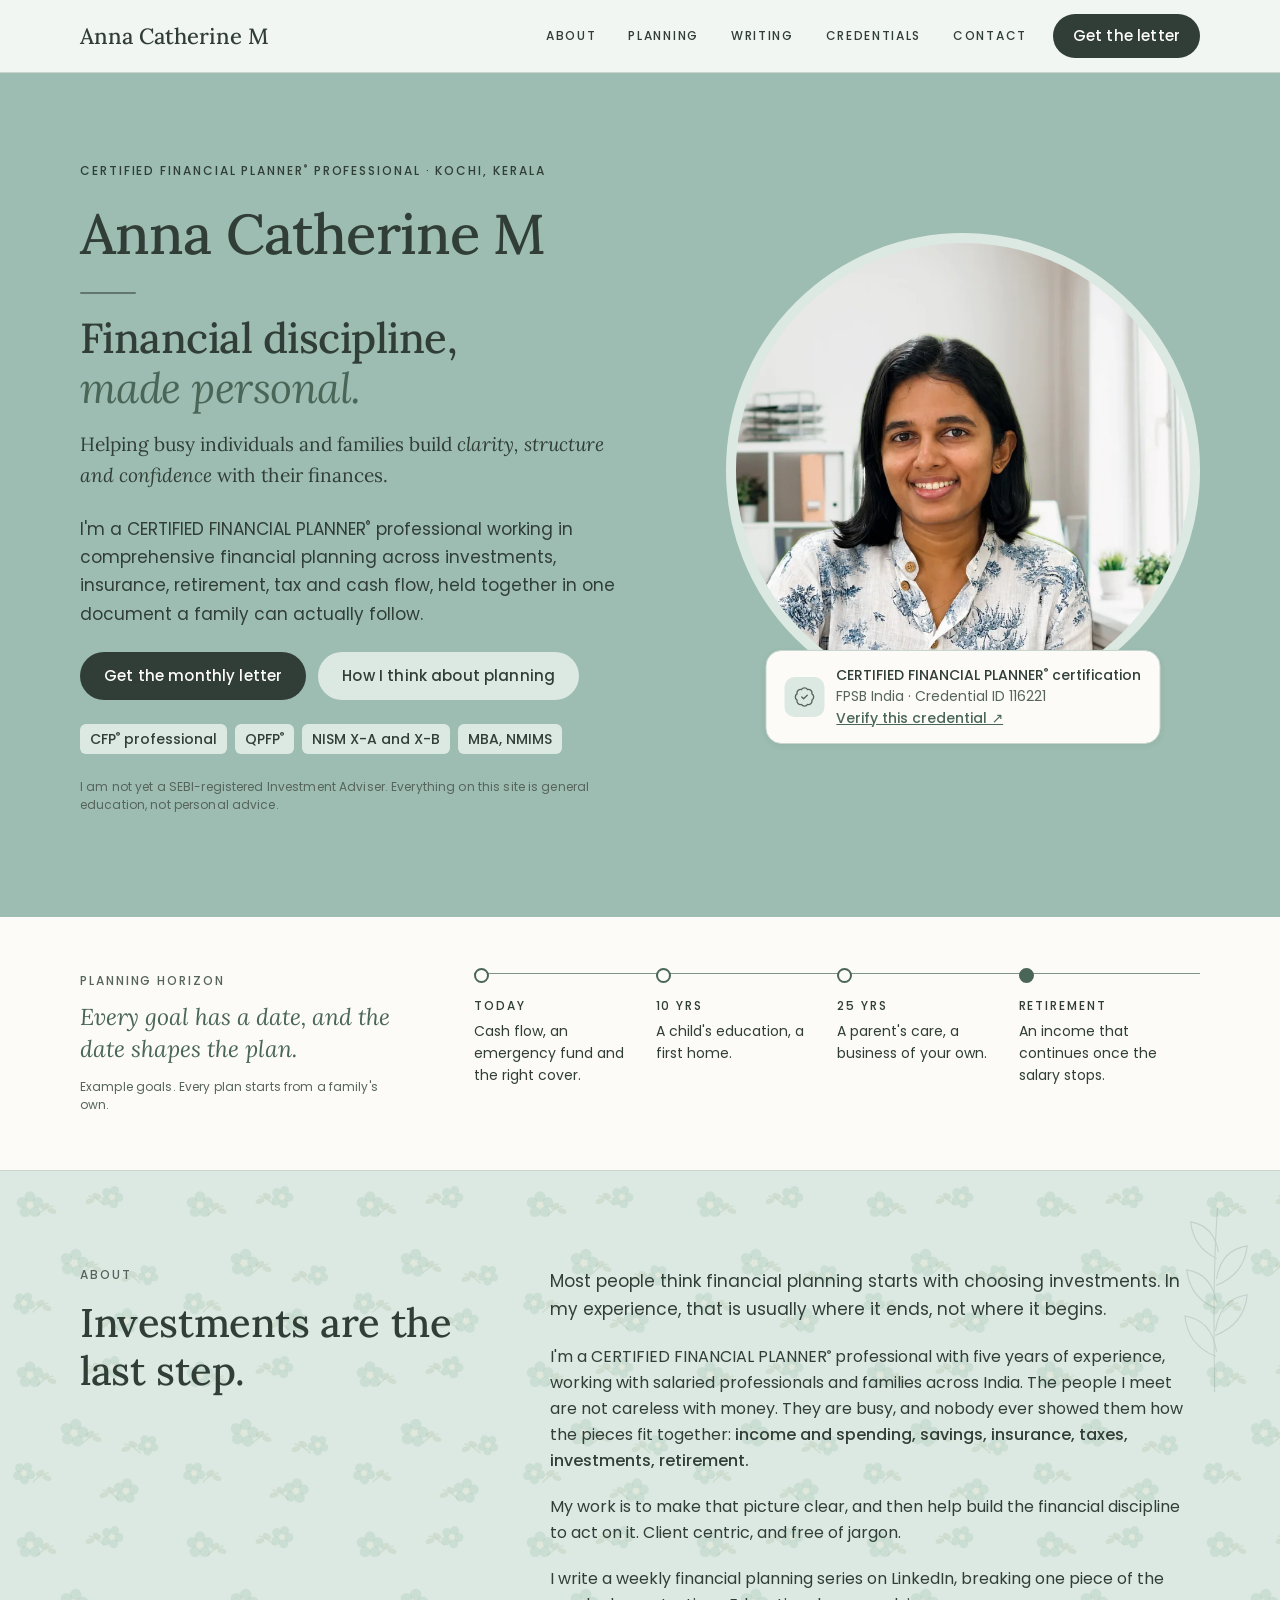
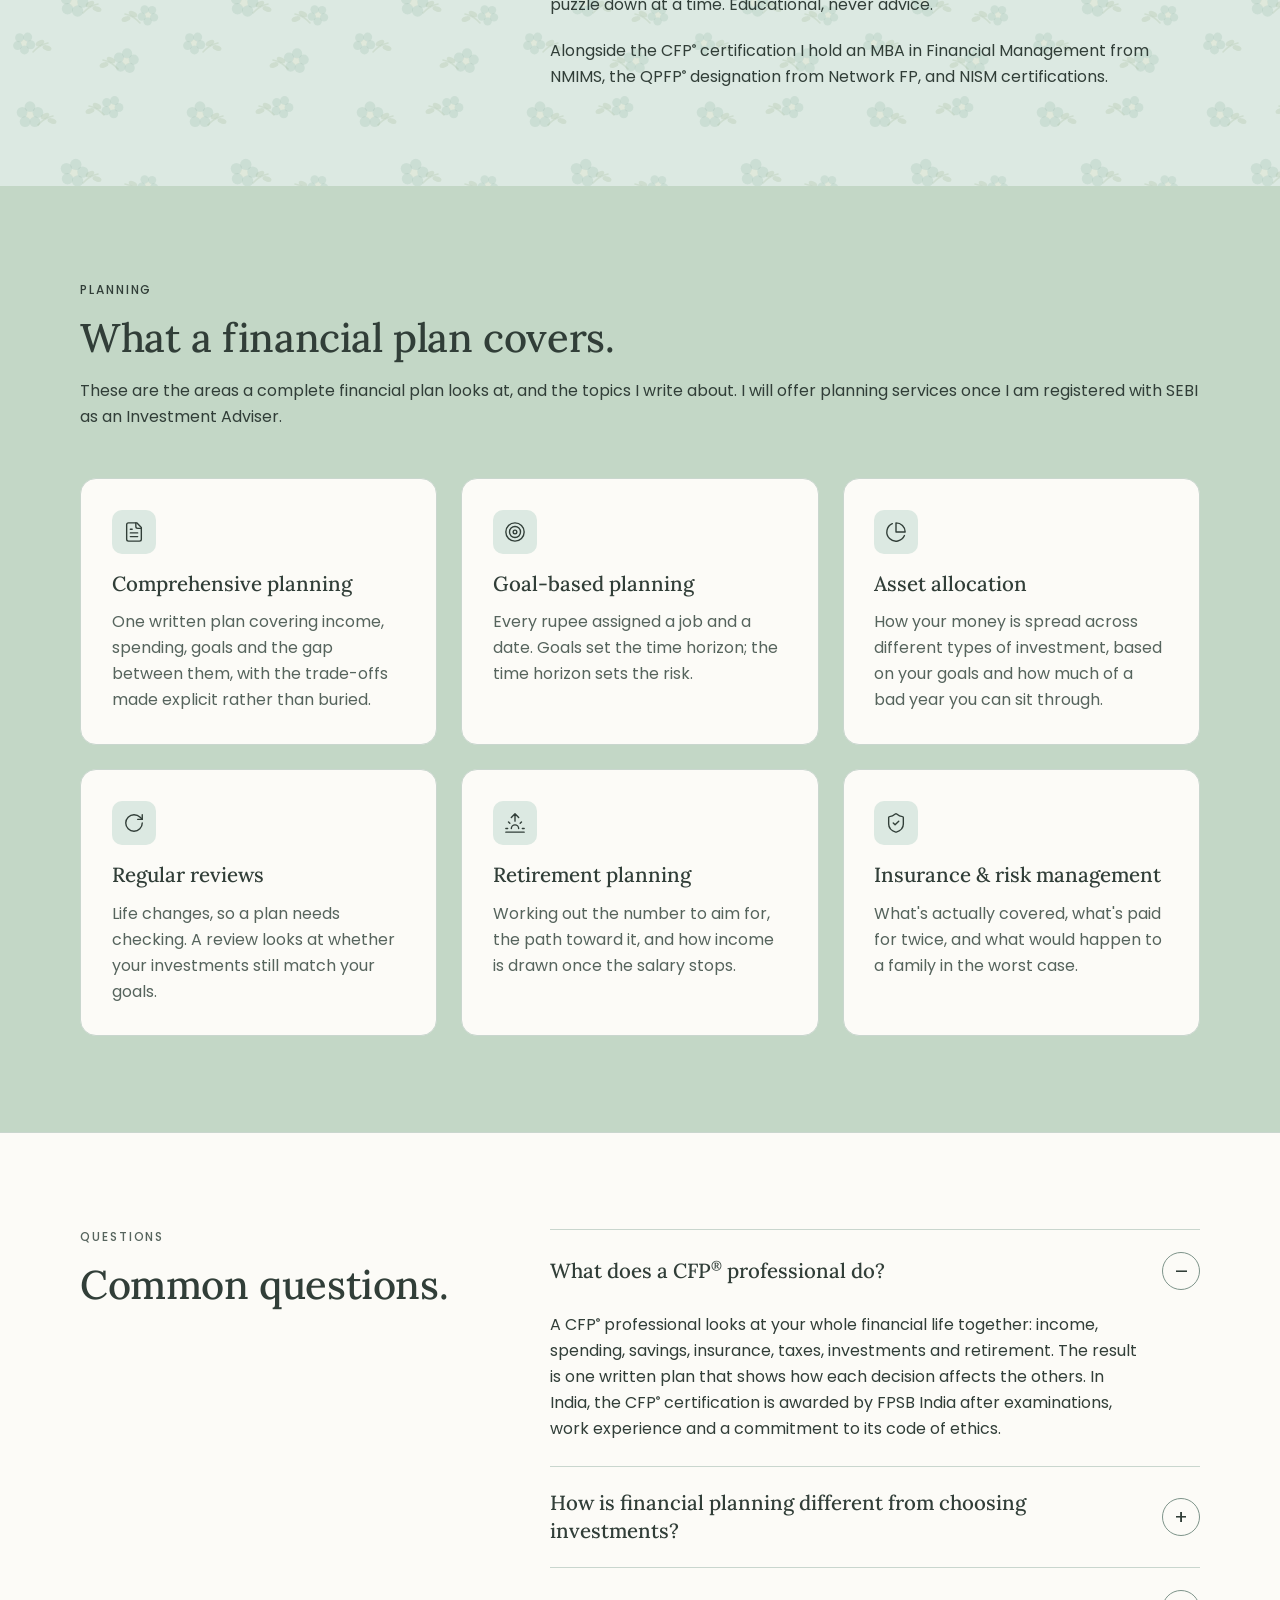
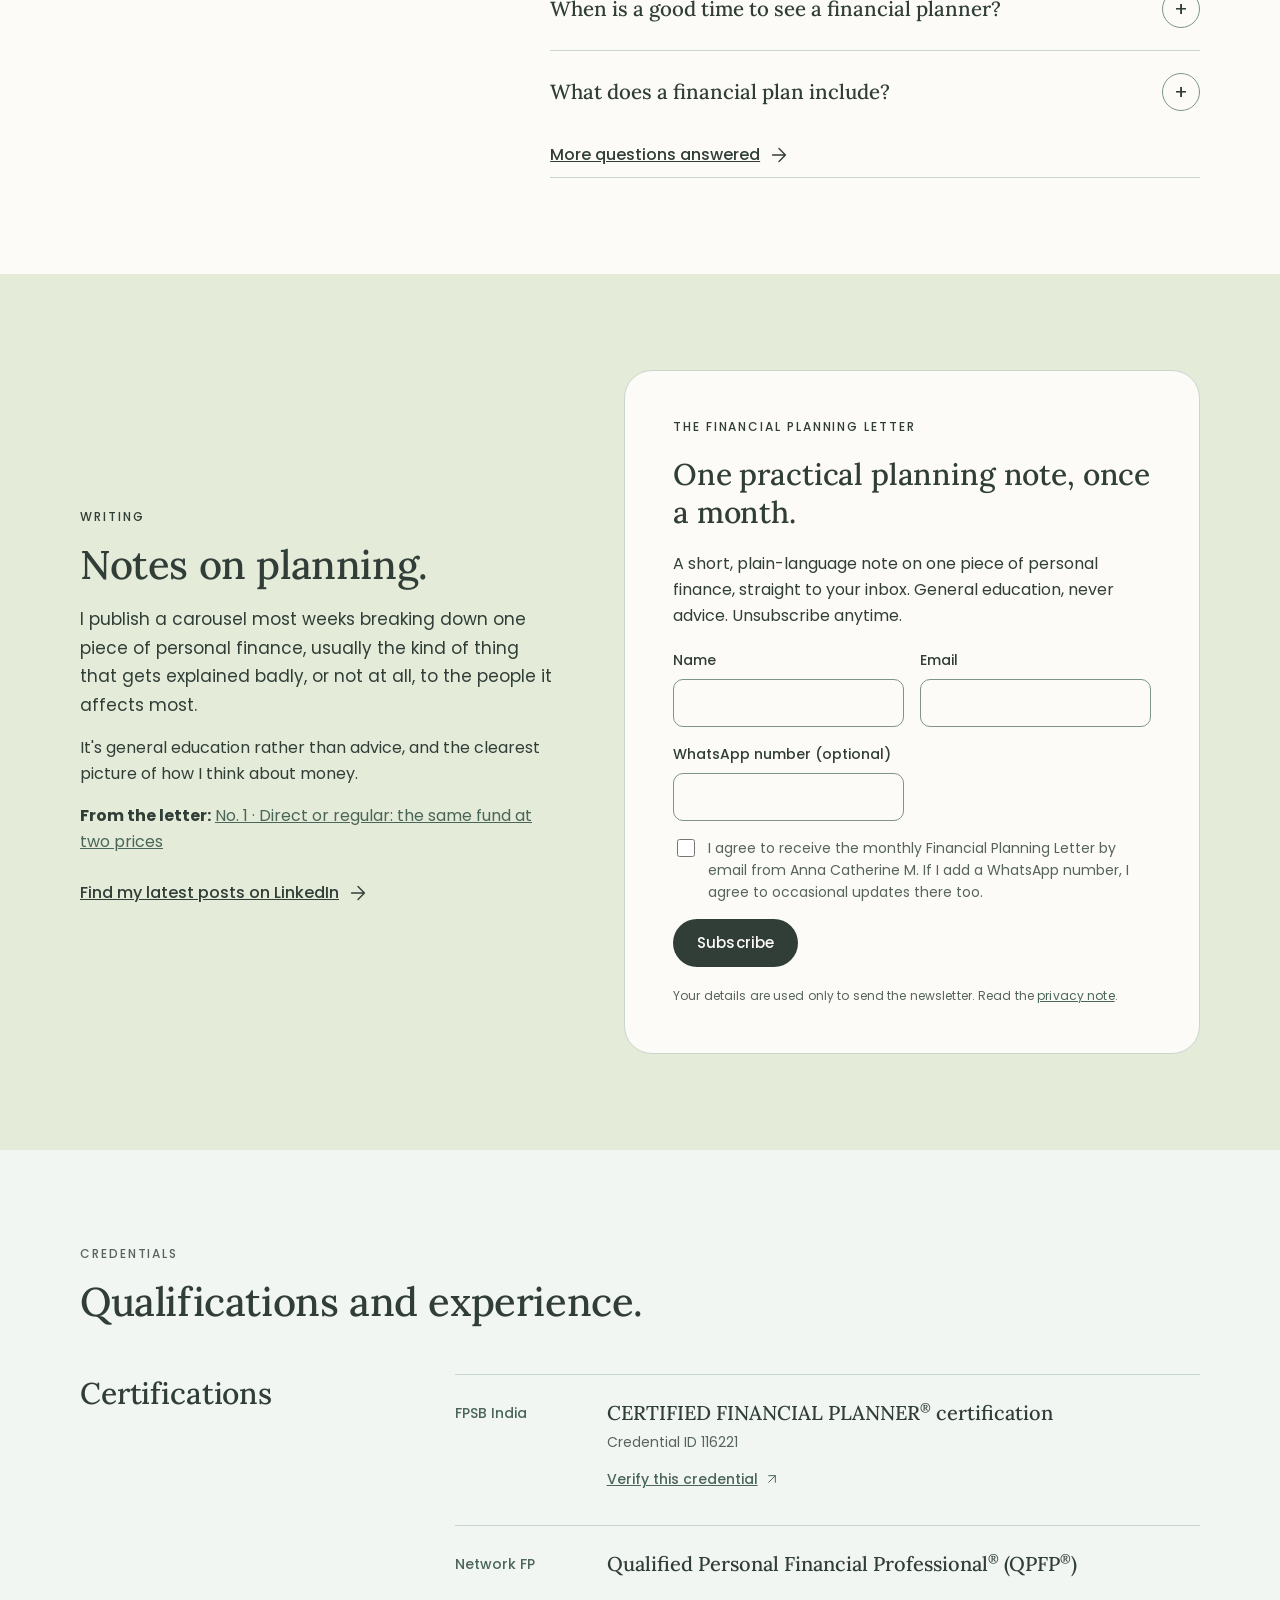
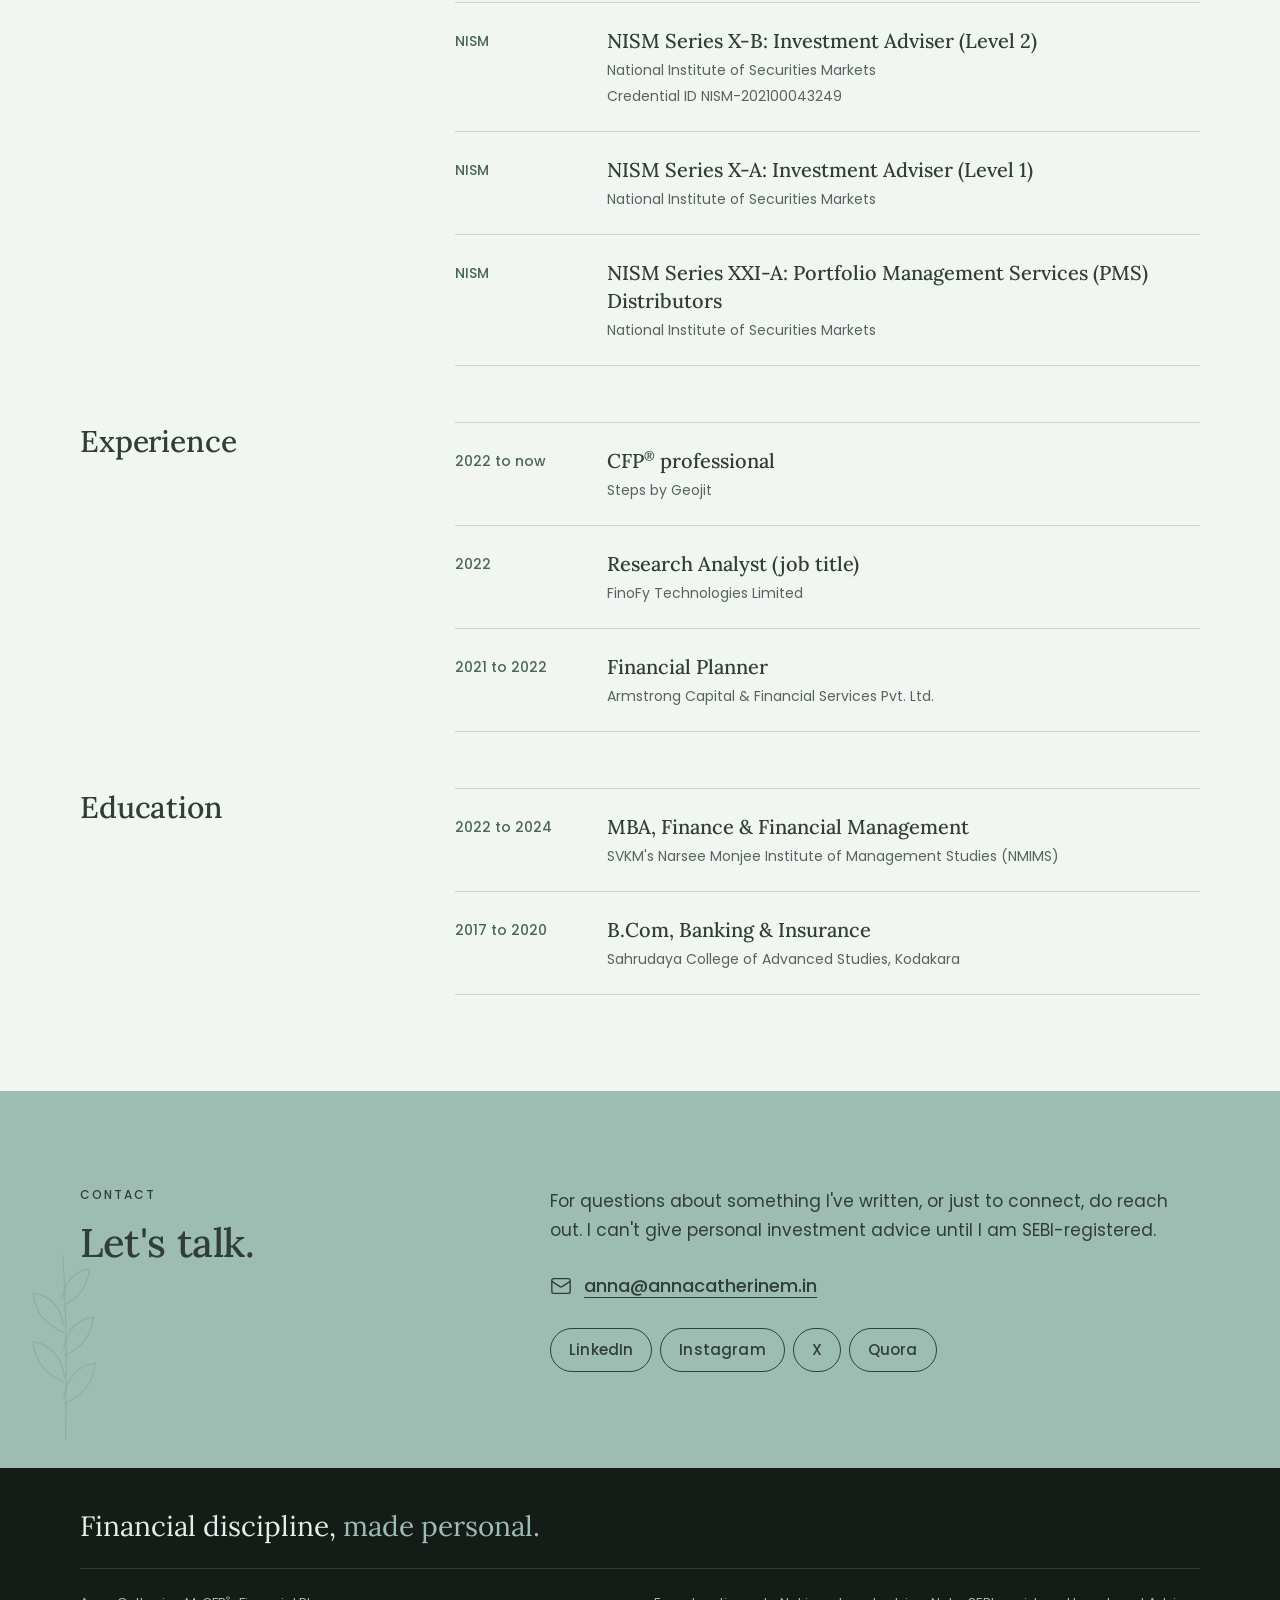
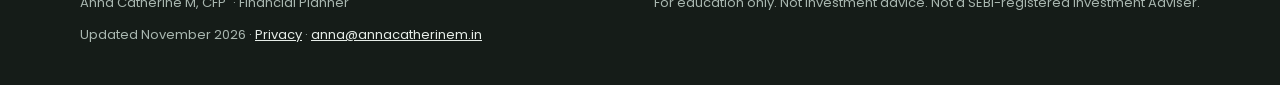
<file: index.html>
<!DOCTYPE html>
<html lang="en-IN">
<head>
<meta charset="utf-8">
<meta name="viewport" content="width=device-width, initial-scale=1">
<meta name="color-scheme" content="light only">
<meta name="theme-color" content="#F2F6F3">
<title>Financial Planner in Kochi, Kerala | Anna Catherine M, CFP&reg;</title>
<meta name="author" content="Anna Catherine M">
<meta name="description" content="Financial discipline, made personal. Anna Catherine M, CFP&reg; professional in Kochi, Kerala, helping families build clarity and structure with their finances.">
<meta name="robots" content="index, follow, max-image-preview:large">
<meta name="geo.region" content="IN-KL">
<meta name="geo.placename" content="Kochi, Kerala">
<meta property="og:locale" content="en_IN">
<meta property="og:title" content="Anna Catherine M, CFP&reg; | Financial Planner in Kochi">
<meta property="og:description" content="Financial discipline, made personal. CFP&reg; professional in Kochi, Kerala, helping busy individuals and families build clarity, structure and confidence with their finances.">
<meta property="og:type" content="profile">
<meta property="og:url" content="https://annacatherinem.in/">
<meta property="og:image" content="https://annacatherinem.in/preview-card.jpg?v=5">
<meta property="og:image:width" content="1200">
<meta property="og:image:height" content="630">
<meta property="og:site_name" content="Anna Catherine M">
<meta name="twitter:card" content="summary_large_image">
<meta name="twitter:title" content="Anna Catherine M, CFP&reg; | Financial Planner in Kochi">
<meta name="twitter:description" content="Financial discipline, made personal. Helping busy individuals and families build clarity, structure and confidence with their finances.">
<meta name="twitter:image" content="https://annacatherinem.in/preview-card.jpg?v=5">
<link rel="canonical" href="https://annacatherinem.in/">
<script type="application/ld+json">
{
  "@context": "https://schema.org",
  "@graph": [
  {
  "@type": "WebSite",
  "@id": "https://annacatherinem.in/#website",
  "url": "https://annacatherinem.in/",
  "name": "Anna Catherine M, CFP® | Financial Planner in Kochi",
  "inLanguage": "en-IN",
  "publisher": { "@id": "https://annacatherinem.in/#person" }
  },
  {
  "@type": "ProfilePage",
  "@id": "https://annacatherinem.in/#profile",
  "url": "https://annacatherinem.in/",
  "name": "Financial Planner in Kochi, Kerala | Anna Catherine M, CFP®",
  "isPartOf": { "@id": "https://annacatherinem.in/#website" },
  "mainEntity": { "@id": "https://annacatherinem.in/#person" },
  "dateModified": "2026-11-28T12:00:00+05:30"
  },
  {
  "@type": "Person",
  "@id": "https://annacatherinem.in/#person",
  "name": "Anna Catherine M",
  "alternateName": "Anna Catherine",
  "url": "https://annacatherinem.in/",
  "image": "https://annacatherinem.in/anna-catherine.jpg",
  "jobTitle": "CERTIFIED FINANCIAL PLANNER® professional",
  "email": "mailto:anna@annacatherinem.in",
  "address": { "@type": "PostalAddress", "addressLocality": "Kochi", "addressRegion": "Kerala", "addressCountry": "IN" },
  "homeLocation": { "@type": "Place", "name": "Kochi, Kerala" },
  "areaServed": [
    { "@type": "City", "name": "Kochi" },
    { "@type": "State", "name": "Kerala" }
  ],
  "disambiguatingDescription": "Financial discipline, made personal.",
  "description": "CFP® professional based in Kochi, Kerala, with five years in goal-based financial planning across retirement, tax efficiency, contingency planning and risk management.",
  "sameAs": [
    "https://www.linkedin.com/in/annacatherinem/",
    "https://x.com/annacatherinem5",
    "https://www.quora.com/profile/Anna-Catherine-M",
    "https://www.instagram.com/annacatherinem.cfp"
  ],
  "knowsAbout": ["Financial planning","Personal finance","Tax planning","Cash flow planning","Goal-based planning","Retirement planning","Asset allocation","Insurance planning","Risk management"],
  "hasCredential": [
    { "@type": "EducationalOccupationalCredential", "name": "CERTIFIED FINANCIAL PLANNER® certification", "credentialCategory": "certification", "recognizedBy": { "@type": "Organization", "name": "FPSB India" } },
    { "@type": "EducationalOccupationalCredential", "name": "NISM Series X-B Investment Adviser (Level 2)", "credentialCategory": "certification", "recognizedBy": { "@type": "Organization", "name": "National Institute of Securities Markets" } },
    { "@type": "EducationalOccupationalCredential", "name": "Qualified Personal Financial Professional", "credentialCategory": "certification", "recognizedBy": { "@type": "Organization", "name": "Network FP" } }
  ],
  "alumniOf": [
    { "@type": "CollegeOrUniversity", "name": "SVKM's Narsee Monjee Institute of Management Studies (NMIMS)" },
    { "@type": "CollegeOrUniversity", "name": "Sahrudaya College of Advanced Studies, Kodakara" }
  ]
  }
  ]
}
</script>

<link rel="preconnect" href="https://fonts.googleapis.com">
<link rel="preconnect" href="https://fonts.gstatic.com" crossorigin>
<link href="https://fonts.googleapis.com/css2?family=Lora:ital,wght@0,400;0,500;1,400&family=Poppins:wght@400;500;600&display=swap" rel="stylesheet">
<link rel="preload" as="image" href="anna-catherine-portrait.webp" type="image/webp">

<style>
:root{
  color-scheme:light only;
  --bg:#F2F6F3;--surface:#FCFBF7;--tint:#DCE9E2;--brand:#9DBDB2;--leaf:#C3D7C6;--pistachio:#E4EBD9;--forest:#151C18;
  --text:#313E38;--muted:#56645D;--accent:#4A6659;--border:#C9D6CE;--border-strong:#7E948A;--hover:#24302A;
  --serif:Lora,Georgia,serif;--sans:Poppins,system-ui,sans-serif;--gutter:clamp(16px,4vw,24px);
}
*{box-sizing:border-box}
html{scroll-behavior:smooth}
body{margin:0;background:var(--bg);color:var(--text);font:400 16px/26px var(--sans);-webkit-font-smoothing:antialiased}
h1,h2,h3,h4{font-family:var(--serif);font-weight:500;margin:0}
p{margin:0}
a{color:var(--accent)}
a:hover{color:var(--text)}
sup{font-size:.6em;line-height:0}
:focus-visible{outline:2px solid var(--accent);outline-offset:2px}
[hidden]{display:none!important}
.skip{position:absolute;left:-999px;top:8px;z-index:100;padding:8px 16px;border-radius:999px;background:var(--surface);color:var(--text)}
.skip:focus{left:16px}
.wrap{max-width:1168px;margin:0 auto;padding-inline:var(--gutter)}
.section{padding-block:clamp(64px,8vw,96px)}
.stack{display:flex;flex-direction:column;gap:16px}
.hero h1 .eyebrow{margin-bottom:24px}
.eyebrow{display:block;font-family:var(--sans);font-size:12px;line-height:16px;font-weight:500;letter-spacing:.16em;text-transform:uppercase;color:var(--muted)}
.sage .eyebrow,.leaf .eyebrow,.pistachio .eyebrow{color:var(--text)}
h2{font-size:clamp(32px,3.2vw,40px);line-height:1.2;letter-spacing:-.01em}
h3{font-size:clamp(20px,1.6vw,22px);line-height:1.36}
.lede{font-size:clamp(17px,1.3vw,18px);line-height:1.67}
.caption{font-size:12px;line-height:18px;letter-spacing:.01em;color:var(--muted)}
.ico{width:22px;height:22px;flex:none;fill:none;stroke:currentColor;stroke-width:1.5;stroke-linecap:round;stroke-linejoin:round}
.chip{width:44px;height:44px;flex:none;border-radius:10px;background:var(--tint);color:var(--text);display:flex;align-items:center;justify-content:center}
.sage{background:var(--brand)}
.leaf{background:var(--leaf)}
.pistachio{background:var(--pistachio)}
.blossoms{background:var(--tint) url(blossoms.svg) 0 0/170px 170px repeat}
.deco{position:relative;overflow:hidden}
.deco > .wrap{position:relative;z-index:1}
.flourish{position:absolute;z-index:0;width:clamp(64px,9vw,120px);opacity:.18;color:var(--accent);fill:none;stroke:currentColor;stroke-width:1.1;stroke-linecap:round;pointer-events:none}
.flourish--tr{top:24px;right:8px}
.flourish--bl{bottom:24px;left:8px;transform:scaleX(-1)}

.btn{display:inline-flex;align-items:center;justify-content:center;gap:8px;min-height:48px;padding:0 24px;border:0;border-radius:999px;font:500 15px/20px var(--sans);letter-spacing:.01em;text-decoration:none;white-space:nowrap;cursor:pointer;transition:background-color .12s ease,color .12s ease,transform .12s ease}
.btn:active{transform:translateY(1px)}
.btn--primary{background:var(--text);color:var(--surface)}
.btn--primary:hover{background:var(--hover);color:var(--surface)}
.btn--secondary{background:var(--tint);color:var(--text)}
.btn--secondary:hover{background:var(--leaf);color:var(--text)}
.btn--outline{min-height:44px;padding:0 18px;border:1px solid var(--text);background:none;color:var(--text)}
.btn--outline:hover{background:var(--text);color:var(--surface)}

.topbar{position:sticky;top:0;z-index:50;background:var(--bg);border-bottom:1px solid var(--border)}
.topbar__in{display:flex;align-items:center;justify-content:space-between;gap:16px;min-height:72px}
.wordmark{font:500 22px/30px var(--serif);color:var(--text);text-decoration:none;white-space:nowrap}
.nav{display:flex;align-items:center;gap:4px}
.nav a:not(.btn){display:inline-flex;align-items:center;min-height:44px;padding:0 14px;border-radius:999px;font-size:12px;line-height:16px;font-weight:500;letter-spacing:.14em;text-transform:uppercase;color:var(--text);text-decoration:none;transition:background-color .12s ease}
.nav a:not(.btn):hover{background:var(--tint)}
.nav .btn{min-height:44px;margin-left:8px;padding:0 20px}
.menu-btn{display:none;width:44px;height:44px;padding:0;border:1px solid var(--border-strong);border-radius:999px;background:var(--surface);color:var(--text);align-items:center;justify-content:center;cursor:pointer}
.menu-btn[aria-expanded="true"] .i-open,.menu-btn[aria-expanded="false"] .i-close{display:none}
.mobile-nav{display:none}
@media (max-width:899px){
  .nav{display:none}
  .menu-btn{display:inline-flex}
  .topbar__in{min-height:64px}
  .wordmark{font-size:20px}
  .mobile-nav.open{display:flex;flex-direction:column;padding:4px var(--gutter) 24px;border-top:1px solid var(--border)}
  .mobile-nav a:not(.btn){display:flex;align-items:center;min-height:52px;border-bottom:1px solid var(--border);font-weight:500;color:var(--text);text-decoration:none}
  .mobile-nav .btn{margin-top:20px}
}

.hero__in{display:grid;grid-template-columns:minmax(0,1.2fr) minmax(0,1fr);align-items:center;gap:clamp(48px,6vw,80px);padding-block:clamp(48px,7vw,96px) clamp(80px,8vw,112px)}
.hero__text{display:flex;flex-direction:column;gap:24px}
.hero h1{font-size:clamp(40px,5vw,56px);line-height:1.1;letter-spacing:-.015em}
.motto{position:relative;margin-top:12px;padding-top:22px;font:500 clamp(30px,3.6vw,42px)/1.18 var(--serif);letter-spacing:-.012em;text-wrap:balance}
.motto::before{content:"";position:absolute;top:0;left:0;width:56px;height:2px;border-radius:2px;background:var(--text);opacity:.55}
.motto em{display:inline-block;font-weight:400;color:var(--accent)}
.tagline{font:400 clamp(18px,1.5vw,20px)/1.6 var(--serif);max-width:44ch}
.hero .lede{max-width:58ch}
.actions{display:flex;flex-wrap:wrap;gap:12px}
.tags{display:flex;flex-wrap:wrap;gap:8px;margin:0;padding:0;list-style:none}
.tags li{padding:4px 10px;border-radius:6px;background:var(--tint);font-size:14px;line-height:22px;font-weight:500}
.portrait{position:relative;justify-self:center;width:min(100%,480px);margin-bottom:36px}
.portrait__disc{aspect-ratio:1;border-radius:50%;overflow:hidden;background:var(--tint);border:10px solid var(--tint)}
.portrait__disc img{display:block;width:100%;height:100%;object-fit:cover;transform:scale(1.03)}
.verify-card{position:absolute;left:50%;bottom:-36px;transform:translateX(-50%);width:max-content;max-width:calc(100vw - 2 * var(--gutter));display:flex;align-items:center;gap:12px;padding:14px 18px;border:1px solid var(--border);border-radius:16px;background:var(--surface);box-shadow:0 2px 6px rgba(49,62,56,.08)}
.verify-card .chip{width:40px;height:40px}
.verify-card div{display:flex;flex-direction:column}
.verify-card strong{font-size:14px;line-height:20px;font-weight:500}
.verify-card span,.verify-card a{font-size:14px;line-height:22px}
.verify-card span{color:var(--muted)}
.verify-card a{font-weight:500}
@media (max-width:899px){.hero__in{grid-template-columns:minmax(0,1fr)}.portrait{width:min(100%,320px)}}

.horizon{background:var(--surface);border-bottom:1px solid var(--border)}
.horizon__in{display:grid;grid-template-columns:minmax(0,1fr) minmax(0,2.2fr);gap:40px 64px;padding-block:56px}
.horizon__lead{display:flex;flex-direction:column;gap:12px}
.horizon__lead p:first-of-type{font:italic 400 clamp(20px,1.8vw,24px)/1.42 var(--serif);color:var(--accent)}
.stops{display:grid;grid-template-columns:repeat(auto-fit,minmax(min(100%,150px),1fr));gap:32px 0;margin:0;padding:0;list-style:none}
.stops li{position:relative;display:flex;flex-direction:column;gap:6px;padding:24px 24px 0 0;border-top:1px solid var(--border-strong)}
.stops li::before{content:"";position:absolute;top:-6px;left:0;width:11px;height:11px;border-radius:50%;border:2px solid var(--accent);background:var(--surface)}
.stops li:last-child::before{background:var(--accent)}
.stops b{font-size:12px;line-height:16px;font-weight:500;letter-spacing:.16em;text-transform:uppercase}
.stops span{font-size:14px;line-height:22px}
@media (max-width:899px){.horizon__in{grid-template-columns:minmax(0,1fr)}}

.split{display:grid;grid-template-columns:minmax(0,1fr) minmax(0,1.6fr);gap:32px 64px;align-items:start}
.prose{max-width:66ch;display:flex;flex-direction:column;gap:20px}
.prose strong{font-weight:500}
.text-link{align-self:flex-start;display:inline-flex;align-items:center;gap:8px;min-height:44px;font-weight:500;color:var(--text)}
@media (max-width:899px){.split{grid-template-columns:minmax(0,1fr)}}

.cards{display:grid;grid-template-columns:repeat(auto-fit,minmax(min(100%,300px),1fr));gap:24px;margin-top:48px}
.card{display:flex;flex-direction:column;gap:12px;padding:clamp(24px,2.4vw,32px);border:1px solid var(--border);border-radius:16px;background:var(--surface);transition:box-shadow .2s ease}
.card:hover{box-shadow:0 6px 18px rgba(49,62,56,.08)}
.card h3{margin-top:4px}
.card p{color:var(--muted)}
.js .anim .cards > *{opacity:0;transform:translateY(8px);transition:opacity .32s ease,transform .32s ease,box-shadow .2s ease}
.js .anim.reveal .cards > *{opacity:1;transform:none}
.cards > :nth-child(2){transition-delay:.06s}.cards > :nth-child(3){transition-delay:.12s}.cards > :nth-child(4){transition-delay:.18s}.cards > :nth-child(5){transition-delay:.24s}.cards > :nth-child(6){transition-delay:.3s}

.faq{background:var(--surface);border-top:1px solid var(--border)}
.faq__list{border-bottom:1px solid var(--border)}
.faq details{border-top:1px solid var(--border)}
.faq summary{display:flex;align-items:center;justify-content:space-between;gap:24px;padding:22px 0;list-style:none;cursor:pointer;font:500 clamp(20px,1.6vw,22px)/1.36 var(--serif)}
.faq summary::-webkit-details-marker{display:none}
.faq summary::after{content:"+";flex:none;width:36px;height:36px;border:1px solid var(--border-strong);border-radius:50%;display:flex;align-items:center;justify-content:center;font:400 20px/1 var(--sans);transition:background-color .12s ease}
.faq details[open] summary::after{content:"\2013"}
.faq summary:hover::after{background:var(--tint)}
.faq details p{max-width:66ch;padding:0 60px 24px 0}
@media (max-width:599px){.faq details p{padding-right:0}}

.writing__in{display:grid;grid-template-columns:minmax(0,1fr) minmax(0,1.2fr);gap:48px 64px;align-items:center}
.letter{display:flex;flex-direction:column;gap:20px;padding:clamp(24px,4vw,48px);border:1px solid var(--border);border-radius:28px;background:var(--surface)}
.letter__head{display:flex;flex-wrap:wrap;align-items:center;justify-content:space-between;gap:12px}
.letter h3{font-size:clamp(26px,2.4vw,30px);line-height:1.27;letter-spacing:-.005em}
.letter__form{display:grid;grid-template-columns:repeat(auto-fit,minmax(min(100%,13rem),1fr));gap:16px}
.letter__form label{display:flex;flex-direction:column;gap:8px;font-size:14px;line-height:22px;font-weight:500}
.letter__form input[type=text],.letter__form input[type=email],.letter__form input[type=tel]{width:100%;min-height:48px;padding:0 16px;border:1px solid var(--border-strong);border-radius:10px;background:var(--surface);color:var(--text);font:400 16px var(--sans)}
.letter__form .consent{grid-column:1/-1;flex-direction:row;align-items:flex-start;gap:10px;font-weight:400;color:var(--muted)}
.consent input{flex:none;width:18px;height:18px;margin-top:2px;accent-color:var(--text)}
.letter__form .btn{grid-column:1/-1;justify-self:start}
.letter__msg{padding:12px 16px;border-radius:10px;background:#E1EFE6;color:#2F6A4E;font-size:14px;line-height:22px;font-weight:500}
.letter__msg--soon{background:var(--tint);color:var(--text)}
.tag{padding:2px 8px;border-radius:6px;background:var(--tint);font-size:12px;line-height:18px;font-weight:500}
@media (max-width:899px){.writing__in{grid-template-columns:minmax(0,1fr)}}

.groups{display:flex;flex-direction:column;gap:56px;margin-top:48px}
.group{display:grid;grid-template-columns:minmax(0,1fr) minmax(0,2.4fr);gap:16px 64px}
.group h3{font-size:clamp(26px,2.4vw,30px);line-height:1.27;letter-spacing:-.005em}
.ledger{margin:0;padding:0;list-style:none;border-bottom:1px solid var(--border)}
.ledger li{display:grid;grid-template-columns:120px minmax(0,1fr);gap:4px 32px;padding:24px 0;border-top:1px solid var(--border)}
.ledger .when{font-size:14px;line-height:28px;font-weight:500;color:var(--accent);font-variant-numeric:tabular-nums}
.ledger li > div{display:flex;flex-direction:column;gap:4px}
.ledger h4{font-size:20px;line-height:28px}
.ledger p{font-size:14px;line-height:22px;color:var(--muted)}
.ledger .id{font-size:14px;line-height:22px}
.verify{align-self:flex-start;display:inline-flex;align-items:center;gap:6px;min-height:44px;font-size:14px;font-weight:500}
@media (max-width:899px){.group{grid-template-columns:minmax(0,1fr)}}
@media (max-width:599px){.ledger li{grid-template-columns:minmax(0,1fr)}}

.contact-email{align-self:flex-start;display:inline-flex;align-items:center;gap:12px;min-height:44px;font-size:clamp(17px,1.4vw,20px);font-weight:500;color:var(--text);text-decoration:underline;text-decoration-thickness:1px;text-underline-offset:5px;overflow-wrap:anywhere}
.contact-email:hover{color:var(--hover)}
.links{display:flex;flex-wrap:wrap;gap:8px;margin:0;padding:0;list-style:none}

footer{background:var(--forest);color:#A9B7B0}
footer .wrap{display:flex;flex-wrap:wrap;justify-content:space-between;gap:12px;padding-block:40px;font-size:13px;line-height:20px}
footer .motto-sign{flex-basis:100%;margin:0 0 12px;padding-bottom:24px;border-bottom:1px solid rgba(157,189,178,.22);font:400 clamp(22px,2.4vw,28px)/1.3 var(--serif);color:#E6EDE8}
footer .motto-sign em{font-style:normal;color:var(--brand)}
footer a{color:#E6EDE8}
footer a:hover{color:var(--surface)}
footer :focus-visible{outline-color:#B8CFC8}

.js .anim .wrap > *,.js .anim .stack > *{opacity:0;transform:translateY(8px);transition:opacity .32s ease,transform .32s ease}
.js .anim.reveal .wrap > *,.js .anim.reveal .stack > *{opacity:1;transform:none}
.js .anim .wrap > :nth-child(2),.js .anim .stack > :nth-child(2){transition-delay:.08s}
.js .anim .wrap > :nth-child(3),.js .anim .stack > :nth-child(3){transition-delay:.16s}
.js .anim .stack > :nth-child(n+4){transition-delay:.24s}
@keyframes rise{from{opacity:0;transform:translateY(8px)}}
.hero__text > *,.portrait{animation:rise .32s ease both}
.hero__text > :nth-child(2){animation-delay:.08s}
.hero__text > :nth-child(3){animation-delay:.16s}
.hero__text > :nth-child(n+4){animation-delay:.24s}
.portrait{animation-delay:.2s}
@media (prefers-reduced-motion:reduce){html{scroll-behavior:auto}.js .anim .wrap > *,.js .anim .stack > *,.js .anim .cards > *{opacity:1;transform:none;transition:none}.hero__text > *,.portrait{animation:none}*{transition:none!important}}
</style>
</head>
<body>
<script>document.body.classList.add('js')</script>
<a class="skip" href="#about">Skip to content</a>

<header class="topbar">
  <div class="wrap topbar__in">
    <a class="wordmark" href="#top">Anna Catherine M</a>
    <nav class="nav" aria-label="Main">
      <a href="#about">About</a>
      <a href="#practice">Planning</a>
      <a href="#writing">Writing</a>
      <a href="#credentials">Credentials</a>
      <a href="#contact">Contact</a>
      <a class="btn btn--primary" href="#newsletter">Get the letter</a>
    </nav>
    <button class="menu-btn" type="button" aria-expanded="false" aria-controls="mobile-nav" aria-label="Menu">
      <svg class="ico i-open" viewBox="0 0 24 24" aria-hidden="true"><path d="M4 6h16M4 12h16M4 18h16"/></svg>
      <svg class="ico i-close" viewBox="0 0 24 24" aria-hidden="true"><path d="M18 6 6 18M6 6l12 12"/></svg>
    </button>
  </div>
  <nav class="mobile-nav" id="mobile-nav" aria-label="Mobile">
    <a href="#about">About</a>
    <a href="#practice">Planning</a>
    <a href="#writing">Writing</a>
    <a href="#credentials">Credentials</a>
    <a href="#contact">Contact</a>
    <a class="btn btn--primary" href="#newsletter">Get the letter</a>
  </nav>
</header>

<main id="top">

  <section class="sage hero">
    <div class="wrap hero__in">
      <div class="hero__text">
        <div class="stack">
          <h1><span class="eyebrow">CERTIFIED FINANCIAL PLANNER<sup>&reg;</sup> professional &middot; Kochi, Kerala</span> Anna Catherine M</h1>
          <p class="motto">Financial discipline, <em>made personal.</em></p>
          <p class="tagline">Helping busy individuals and families build <em>clarity, structure and confidence</em> with their finances.</p>
        </div>
        <p class="lede">I'm a CERTIFIED FINANCIAL PLANNER<sup>&reg;</sup> professional working in comprehensive financial planning across investments, insurance, retirement, tax and cash flow, held together in one document a family can actually follow.</p>
        <div class="actions">
          <a class="btn btn--primary" href="#newsletter">Get the monthly letter</a>
          <a class="btn btn--secondary" href="#about">How I think about planning</a>
        </div>
        <ul class="tags" aria-label="Qualifications">
          <li>CFP<sup>&reg;</sup> professional</li>
          <li>QPFP<sup>&reg;</sup></li>
          <li>NISM X-A and X-B</li>
          <li>MBA, NMIMS</li>
        </ul>
        <p class="caption">I am not yet a SEBI-registered Investment Adviser. Everything on this site is general education, not personal advice.</p>
      </div>
      <div class="portrait">
        <div class="portrait__disc">
          <picture>
            <source srcset="anna-catherine-portrait.webp" type="image/webp">
            <img src="anna-catherine-portrait.jpg" alt="Anna Catherine M, CFP&reg; professional in Kochi, Kerala" width="800" height="800" fetchpriority="high" decoding="async">
          </picture>
        </div>
        <div class="verify-card">
          <span class="chip"><svg class="ico" viewBox="0 0 24 24" aria-hidden="true"><path d="M3.85 8.62a4 4 0 0 1 4.78-4.77 4 4 0 0 1 6.74 0 4 4 0 0 1 4.78 4.78 4 4 0 0 1 0 6.74 4 4 0 0 1-4.77 4.78 4 4 0 0 1-6.75 0 4 4 0 0 1-4.78-4.77 4 4 0 0 1 0-6.76Z"/><path d="m9 12 2 2 4-4"/></svg></span>
          <div>
            <strong>CERTIFIED FINANCIAL PLANNER<sup>&reg;</sup> certification</strong>
            <span>FPSB India &middot; Credential ID 116221</span>
            <a href="https://certificatesin.fpsb.org/f77ab8f1-3e41-46aa-9da3-a28ff362c9df" target="_blank" rel="noopener">Verify this credential &#8599;</a>
          </div>
        </div>
      </div>
    </div>
  </section>

  <section class="horizon" aria-labelledby="horizon-title">
    <div class="wrap horizon__in">
      <div class="horizon__lead">
        <span class="eyebrow" id="horizon-title">Planning horizon</span>
        <p>Every goal has a date, and the date shapes the plan.</p>
        <p class="caption">Example goals. Every plan starts from a family's own.</p>
      </div>
      <ol class="stops">
        <li><b>Today</b><span>Cash flow, an emergency fund and the right cover.</span></li>
        <li><b>10 yrs</b><span>A child's education, a first home.</span></li>
        <li><b>25 yrs</b><span>A parent's care, a business of your own.</span></li>
        <li><b>Retirement</b><span>An income that continues once the salary stops.</span></li>
      </ol>
    </div>
  </section>

  <section class="section blossoms deco anim" id="about">
    <svg class="flourish flourish--tr" viewBox="0 0 120 210" aria-hidden="true"><path d="M60 205C60 160 57 96 63 14"/><path d="M61 168C41 160 31 145 29 126c20 3 30 17 33 37"/><path d="M61 146c21-8 31-23 33-42-20 3-30 17-33 37"/><path d="M61 118C42 110 33 96 31 78c19 3 28 16 31 34"/><path d="M62 94c20-8 30-22 32-41-19 3-29 16-32 34"/><path d="M62 66C45 58 37 45 35 28c18 3 26 15 29 31"/></svg>
    <div class="wrap split">
      <div class="stack">
        <span class="eyebrow">About</span>
        <h2>Investments are the last step.</h2>
      </div>
      <div class="prose">
        <p class="lede">Most people think financial planning starts with choosing investments. In my experience, that is usually where it ends, not where it begins.</p>
        <p>I'm a CERTIFIED FINANCIAL PLANNER<sup>&reg;</sup> professional with five years of experience, working with salaried professionals and families across India. The people I meet are not careless with money. They are busy, and nobody ever showed them how the pieces fit together: <strong>income and spending, savings, insurance, taxes, investments, retirement.</strong></p>
        <p>My work is to make that picture clear, and then help build the financial discipline to act on it. Client centric, and free of jargon.</p>
        <p>I write a weekly financial planning series on LinkedIn, breaking one piece of the puzzle down at a time. Educational, never advice.</p>
        <p>Alongside the CFP<sup>&reg;</sup> certification I hold an MBA in Financial Management from NMIMS, the QPFP<sup>&reg;</sup> designation from Network FP, and NISM certifications.</p>
      </div>
    </div>
  </section>

  <section class="section leaf anim" id="practice">
    <div class="wrap">
      <div class="stack">
        <span class="eyebrow">Planning</span>
        <h2>What a financial plan covers.</h2>
        <p>These are the areas a complete financial plan looks at, and the topics I write about. I will offer planning services once I am registered with SEBI as an Investment Adviser.</p>
      </div>
      <div class="cards">
        <div class="card">
          <span class="chip"><svg class="ico" viewBox="0 0 24 24" aria-hidden="true"><path d="M15 2H6a2 2 0 0 0-2 2v16a2 2 0 0 0 2 2h12a2 2 0 0 0 2-2V7Z"/><path d="M14 2v4a2 2 0 0 0 2 2h4M10 9H8M16 13H8M16 17H8"/></svg></span>
          <h3>Comprehensive planning</h3>
          <p>One written plan covering income, spending, goals and the gap between them, with the trade-offs made explicit rather than buried.</p>
        </div>
        <div class="card">
          <span class="chip"><svg class="ico" viewBox="0 0 24 24" aria-hidden="true"><circle cx="12" cy="12" r="10"/><circle cx="12" cy="12" r="6"/><circle cx="12" cy="12" r="2"/></svg></span>
          <h3>Goal-based planning</h3>
          <p>Every rupee assigned a job and a date. Goals set the time horizon; the time horizon sets the risk.</p>
        </div>
        <div class="card">
          <span class="chip"><svg class="ico" viewBox="0 0 24 24" aria-hidden="true"><path d="M21.21 15.89A10 10 0 1 1 8 2.83"/><path d="M22 12A10 10 0 0 0 12 2v10z"/></svg></span>
          <h3>Asset allocation</h3>
          <p>How your money is spread across different types of investment, based on your goals and how much of a bad year you can sit through.</p>
        </div>
        <div class="card">
          <span class="chip"><svg class="ico" viewBox="0 0 24 24" aria-hidden="true"><path d="M21 12a9 9 0 1 1-9-9c2.52 0 4.93 1 6.74 2.74L21 8"/><path d="M21 3v5h-5"/></svg></span>
          <h3>Regular reviews</h3>
          <p>Life changes, so a plan needs checking. A review looks at whether your investments still match your goals.</p>
        </div>
        <div class="card">
          <span class="chip"><svg class="ico" viewBox="0 0 24 24" aria-hidden="true"><path d="M12 2v8M4.93 10.93l1.41 1.41M2 18h2M20 18h2M19.07 10.93l-1.41 1.41M22 22H2M8 6l4-4 4 4M16 18a4 4 0 0 0-8 0"/></svg></span>
          <h3>Retirement planning</h3>
          <p>Working out the number to aim for, the path toward it, and how income is drawn once the salary stops.</p>
        </div>
        <div class="card">
          <span class="chip"><svg class="ico" viewBox="0 0 24 24" aria-hidden="true"><path d="M20 13c0 5-3.5 7.5-7.66 8.95a1 1 0 0 1-.67-.01C7.5 20.5 4 18 4 13V6a1 1 0 0 1 1-1c2 0 4.5-1.2 6.24-2.72a1.17 1.17 0 0 1 1.52 0C14.51 3.81 17 5 19 5a1 1 0 0 1 1 1z"/><path d="m9 12 2 2 4-4"/></svg></span>
          <h3>Insurance &amp; risk management</h3>
          <p>What's actually covered, what's paid for twice, and what would happen to a family in the worst case.</p>
        </div>
      </div>
    </div>
  </section>

  <section class="section faq anim" id="faq">
    <div class="wrap split">
      <div class="stack">
        <span class="eyebrow">Questions</span>
        <h2>Common questions.</h2>
      </div>
      <div class="faq__list">
        <details open>
          <summary><span>What does a CFP<sup>&reg;</sup> professional do?</span></summary>
          <p>A CFP<sup>&reg;</sup> professional looks at your whole financial life together: income, spending, savings, insurance, taxes, investments and retirement. The result is one written plan that shows how each decision affects the others. In India, the CFP<sup>&reg;</sup> certification is awarded by FPSB India after examinations, work experience and a commitment to its code of ethics.</p>
        </details>
        <details>
          <summary>How is financial planning different from choosing investments?</summary>
          <p>Financial planning starts from your goals and cash flow, and products come last, if at all. A plan also covers insurance, tax and retirement, so you can see how one decision affects the others.</p>
        </details>
        <details>
          <summary>When is a good time to see a financial planner?</summary>
          <p>Usually around a change: a first job, marriage, a child, a home loan, a job switch, an inheritance, or retirement coming into view. Many families also plan around income from abroad, which adds its own questions about tax, insurance and where money should be kept.</p>
        </details>
        <details>
          <summary>What does a financial plan include?</summary>
          <p>A cash flow picture, an emergency fund, life and health insurance needs, each goal with its cost and date, how investments are allocated against those goals, tax efficiency, a retirement path, and basics like nominations and a will.</p>
        </details>
        <a class="text-link" href="faq.html">More questions answered <svg class="ico" viewBox="0 0 24 24" aria-hidden="true"><path d="M5 12h14M12 5l7 7-7 7"/></svg></a>
      </div>
    </div>
  </section>

  <section class="section pistachio anim" id="writing">
    <div class="wrap writing__in">
      <div class="stack">
        <span class="eyebrow">Writing</span>
        <h2>Notes on planning.</h2>
        <p class="lede">I publish a carousel most weeks breaking down one piece of personal finance, usually the kind of thing that gets explained badly, or not at all, to the people it affects most.</p>
        <p>It's general education rather than advice, and the clearest picture of how I think about money.</p>
        <p><strong>From the letter:</strong> <a href="notes/direct-or-regular.html">No. 1 &middot; Direct or regular: the same fund at two prices</a></p>
        <a class="text-link" href="https://www.linkedin.com/in/annacatherinem/">Find my latest posts on LinkedIn <svg class="ico" viewBox="0 0 24 24" aria-hidden="true"><path d="M5 12h14M12 5l7 7-7 7"/></svg></a>
      </div>

      <div class="letter" id="newsletter">
        <div class="letter__head">
          <span class="eyebrow">The Financial Planning Letter</span>
        </div>
        <h3>One practical planning note, once a month.</h3>
        <p>A short, plain-language note on one piece of personal finance, straight to your inbox. General education, never advice. Unsubscribe anytime.</p>

        <!-- MailerLite embedded form "Planning Letter" (group Planning Letter, double opt-in). WhatsApp maps to MailerLite's built-in phone field. -->
        <form class="letter__form" data-ml-form action="https://assets.mailerlite.com/jsonp/2705544/forms/201865051222574219/subscribe" method="post" target="ml-sink">
          <label>Name <input type="text" name="fields[name]" autocomplete="name" required></label>
          <label>Email <input type="email" name="fields[email]" autocomplete="email" required></label>
          <label>WhatsApp number (optional)<input type="tel" name="fields[phone]" autocomplete="tel" inputmode="tel"></label>
          <label class="consent"><input type="checkbox" required> <span>I agree to receive the monthly Financial Planning Letter by email from Anna Catherine M. If I add a WhatsApp number, I agree to occasional updates there too.</span></label>
          <input type="hidden" name="ml-submit" value="1">
          <input type="hidden" name="anticsrf" value="true">
          <button class="btn btn--primary" type="submit">Subscribe</button>
        </form>
        <p class="letter__msg" data-ml-done hidden role="status">Thank you. Please check your inbox and confirm your email to finish subscribing.</p>
        <p class="letter__msg letter__msg--soon" data-ml-soon hidden>Launching soon. Follow along on LinkedIn or Instagram in the meantime.</p>
        <p class="caption">Your details are used only to send the newsletter. Read the <a href="privacy.html">privacy note</a>.</p>
        <iframe name="ml-sink" title="Newsletter signup" hidden></iframe>
      </div>
    </div>
  </section>

  <section class="section anim" id="credentials">
    <div class="wrap">
      <div class="stack">
        <span class="eyebrow">Credentials</span>
        <h2>Qualifications and experience.</h2>
      </div>
      <div class="groups">
        <div class="group">
          <h3>Certifications</h3>
          <ol class="ledger">
            <li>
              <span class="when">FPSB India</span>
              <div>
                <h4>CERTIFIED FINANCIAL PLANNER<sup>&reg;</sup> certification</h4>
                <p class="id">Credential ID 116221</p>
                <a class="verify" href="https://certificatesin.fpsb.org/f77ab8f1-3e41-46aa-9da3-a28ff362c9df" target="_blank" rel="noopener">Verify this credential <svg class="ico" viewBox="0 0 24 24" aria-hidden="true" style="width:16px;height:16px"><path d="M7 7h10v10M7 17 17 7"/></svg></a>
              </div>
            </li>
            <li>
              <span class="when">Network FP</span>
              <div><h4>Qualified Personal Financial Professional<sup>&reg;</sup> (QPFP<sup>&reg;</sup>)</h4></div>
            </li>
            <li>
              <span class="when">NISM</span>
              <div>
                <h4>NISM Series X-B: Investment Adviser (Level 2)</h4>
                <p>National Institute of Securities Markets</p>
                <p class="id">Credential ID NISM-202100043249</p>
              </div>
            </li>
            <li>
              <span class="when">NISM</span>
              <div>
                <h4>NISM Series X-A: Investment Adviser (Level 1)</h4>
                <p>National Institute of Securities Markets</p>
              </div>
            </li>
            <li>
              <span class="when">NISM</span>
              <div>
                <h4>NISM Series XXI-A: Portfolio Management Services (PMS) Distributors</h4>
                <p>National Institute of Securities Markets</p>
              </div>
            </li>
          </ol>
        </div>
        <div class="group">
          <h3>Experience</h3>
          <ol class="ledger">
            <li><span class="when">2022 to now</span><div><h4>CFP<sup>&reg;</sup> professional</h4><p>Steps by Geojit</p></div></li>
            <li><span class="when">2022</span><div><h4>Research Analyst (job title)</h4><p>FinoFy Technologies Limited</p></div></li>
            <li><span class="when">2021 to 2022</span><div><h4>Financial Planner</h4><p>Armstrong Capital &amp; Financial Services Pvt. Ltd.</p></div></li>
          </ol>
        </div>
        <div class="group">
          <h3>Education</h3>
          <ol class="ledger">
            <li><span class="when">2022 to 2024</span><div><h4>MBA, Finance &amp; Financial Management</h4><p>SVKM's Narsee Monjee Institute of Management Studies (NMIMS)</p></div></li>
            <li><span class="when">2017 to 2020</span><div><h4>B.Com, Banking &amp; Insurance</h4><p>Sahrudaya College of Advanced Studies, Kodakara</p></div></li>
          </ol>
        </div>
      </div>
    </div>
  </section>

  <section class="section sage deco anim" id="contact">
    <svg class="flourish flourish--bl" viewBox="0 0 120 210" aria-hidden="true"><path d="M60 205C60 160 57 96 63 14"/><path d="M61 168C41 160 31 145 29 126c20 3 30 17 33 37"/><path d="M61 146c21-8 31-23 33-42-20 3-30 17-33 37"/><path d="M61 118C42 110 33 96 31 78c19 3 28 16 31 34"/><path d="M62 94c20-8 30-22 32-41-19 3-29 16-32 34"/><path d="M62 66C45 58 37 45 35 28c18 3 26 15 29 31"/></svg>
    <div class="wrap split">
      <div class="stack">
        <span class="eyebrow">Contact</span>
        <h2>Let's talk.</h2>
      </div>
      <div class="prose">
        <p class="lede">For questions about something I've written, or just to connect, do reach out. I can't give personal investment advice until I am SEBI-registered.</p>
        <a class="contact-email" href="mailto:anna@annacatherinem.in"><svg class="ico" viewBox="0 0 24 24" aria-hidden="true"><rect width="20" height="16" x="2" y="4" rx="2"/><path d="m22 7-8.97 5.7a1.94 1.94 0 0 1-2.06 0L2 7"/></svg>anna@annacatherinem.in</a>
        <ul class="links" aria-label="Elsewhere">
          <li><a class="btn btn--outline" href="https://www.linkedin.com/in/annacatherinem/">LinkedIn</a></li>
          <li><a class="btn btn--outline" href="https://www.instagram.com/annacatherinem.cfp">Instagram</a></li>
          <li><a class="btn btn--outline" href="https://x.com/annacatherinem5">X</a></li>
          <li><a class="btn btn--outline" href="https://www.quora.com/profile/Anna-Catherine-M">Quora</a></li>
        </ul>
      </div>
    </div>
  </section>

</main>

<footer>
  <div class="wrap">
    <p class="motto-sign">Financial discipline, <em>made personal.</em></p>
    <span>Anna Catherine M, CFP<sup>&reg;</sup> &middot; Financial Planner</span>
    <span>For education only. Not investment advice. Not a SEBI-registered Investment Adviser.</span>
    <span>Updated November 2026 &middot; <a href="privacy.html">Privacy</a> &middot; <a href="mailto:anna@annacatherinem.in">anna@annacatherinem.in</a></span>
  </div>
</footer>

<script>
(function(){
  var els=document.querySelectorAll('.anim');
  if(!('IntersectionObserver' in window)){els.forEach(function(el){el.classList.add('reveal')});return;}
  var io=new IntersectionObserver(function(es){es.forEach(function(e){if(e.isIntersecting){e.target.classList.add('reveal');io.unobserve(e.target);}})},{threshold:0.08});
  els.forEach(function(el){io.observe(el)});
})();
(function(){
  var btn=document.querySelector('.menu-btn'),nav=document.getElementById('mobile-nav');if(!btn||!nav)return;
  function set(open){btn.setAttribute('aria-expanded',open?'true':'false');nav.classList.toggle('open',open);}
  btn.addEventListener('click',function(){set(btn.getAttribute('aria-expanded')!=='true');});
  nav.addEventListener('click',function(e){if(e.target.closest('a'))set(false);});
})();
(function(){
  var f=document.querySelector('[data-ml-form]');if(!f)return;
  var box=f.parentNode;
  if(f.getAttribute('action').indexOf('PASTE_')===0){f.hidden=true;box.querySelector('[data-ml-soon]').hidden=false;return;}
  f.addEventListener('submit',function(){setTimeout(function(){f.hidden=true;box.querySelector('[data-ml-done]').hidden=false;},500);});
})();
</script>
</body>
</html>
</file>
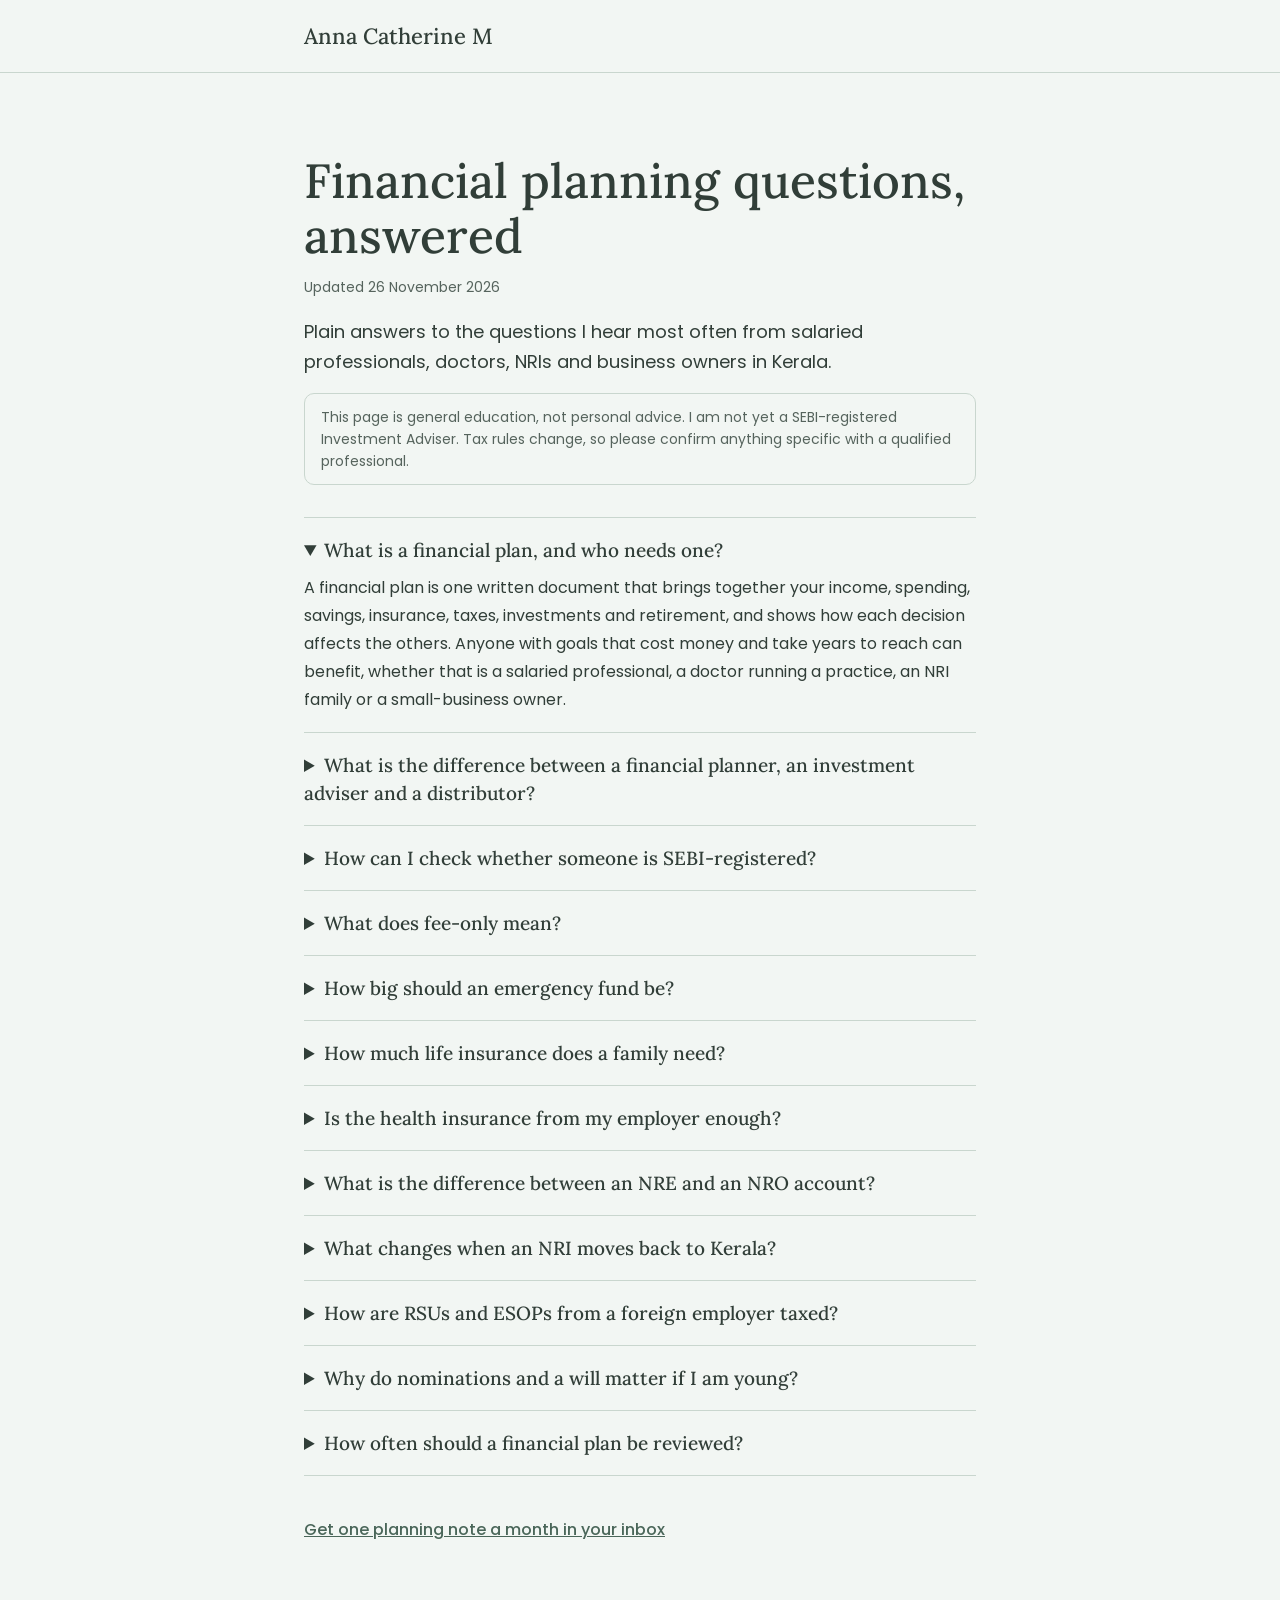
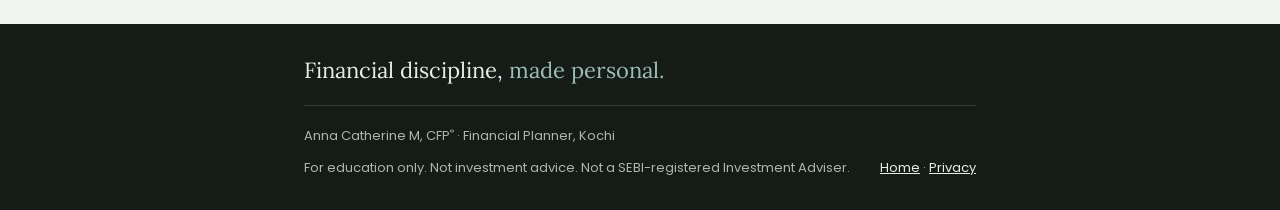
<file: faq.html>
<!DOCTYPE html>
<html lang="en-IN">
<head>
<meta charset="utf-8">
<meta name="viewport" content="width=device-width, initial-scale=1">
<meta name="color-scheme" content="light only">
<meta name="theme-color" content="#F2F6F3">
<title>Financial Planning Questions, Answered | Anna Catherine M, CFP&reg;, Kochi</title>
<meta name="description" content="Plain answers to common financial planning questions for families in Kerala and NRIs: SEBI registration, fee-only planning, insurance, NRE and NRO accounts, RSUs and more.">
<meta name="robots" content="index, follow, max-image-preview:large">
<link rel="canonical" href="https://annacatherinem.in/faq.html">
<meta property="og:locale" content="en_IN">
<meta property="og:type" content="website">
<meta property="og:title" content="Financial planning questions, answered | Anna Catherine M, CFP&reg;">
<meta property="og:description" content="Plain answers to common financial planning questions for families in Kerala and NRIs.">
<meta property="og:url" content="https://annacatherinem.in/faq.html">
<meta property="og:image" content="https://annacatherinem.in/preview-card.jpg?v=5">
<meta name="twitter:card" content="summary_large_image">
<link rel="preconnect" href="https://fonts.googleapis.com">
<link rel="preconnect" href="https://fonts.gstatic.com" crossorigin>
<link href="https://fonts.googleapis.com/css2?family=Lora:wght@400;500&family=Poppins:wght@400;500&display=swap" rel="stylesheet">
<script type="application/ld+json">
{
  "@context": "https://schema.org",
  "@type": "FAQPage",
  "@id": "https://annacatherinem.in/faq.html#faq",
  "url": "https://annacatherinem.in/faq.html",
  "inLanguage": "en-IN",
  "author": {
    "@id": "https://annacatherinem.in/#person"
  },
  "mainEntity": [
    {
      "@type": "Question",
      "name": "What is a financial plan, and who needs one?",
      "acceptedAnswer": {
        "@type": "Answer",
        "text": "A financial plan is one written document that brings together your income, spending, savings, insurance, taxes, investments and retirement, and shows how each decision affects the others. Anyone with goals that cost money and take years to reach can benefit, whether that is a salaried professional, a doctor running a practice, an NRI family or a small-business owner."
      }
    },
    {
      "@type": "Question",
      "name": "What is the difference between a financial planner, an investment adviser and a distributor?",
      "acceptedAnswer": {
        "@type": "Answer",
        "text": "A financial planner looks at your whole financial picture. In India, anyone who gives investment advice for a fee must be registered with SEBI as an Investment Adviser (RIA). A mutual fund distributor or insurance agent sells products and is usually paid commission by the product provider. One person cannot act as both your adviser and your distributor for the same family."
      }
    },
    {
      "@type": "Question",
      "name": "How can I check whether someone is SEBI-registered?",
      "acceptedAnswer": {
        "@type": "Answer",
        "text": "SEBI publishes the list of registered Investment Advisers and Research Analysts on its website, under recognised intermediaries. Search by name or registration number. A registered adviser must show their registration number on their website and in their communication."
      }
    },
    {
      "@type": "Question",
      "name": "What does fee-only mean?",
      "acceptedAnswer": {
        "@type": "Answer",
        "text": "A fee-only planner is paid only by the client, through a fee agreed in advance, and earns no commission from any product. This removes the pull towards recommending products that pay more. SEBI sets limits on how much a registered Investment Adviser can charge."
      }
    },
    {
      "@type": "Question",
      "name": "How big should an emergency fund be?",
      "acceptedAnswer": {
        "@type": "Answer",
        "text": "There is no single right number. It depends on how stable your income is, how many people depend on you, your health cover, your loan payments and how quickly you could find work again. A doctor with a new practice and a salaried employee with two incomes at home will need very different amounts."
      }
    },
    {
      "@type": "Question",
      "name": "How much life insurance does a family need?",
      "acceptedAnswer": {
        "@type": "Answer",
        "text": "Enough to let your family meet its goals and clear its loans if your income stopped. Working it out means listing your loans, your family's yearly spending, the goals still ahead, and the savings and cover you already have. Formulas based on a multiple of salary often miss most of this."
      }
    },
    {
      "@type": "Question",
      "name": "Is the health insurance from my employer enough?",
      "acceptedAnswer": {
        "@type": "Answer",
        "text": "Employer cover usually ends when you leave the job or retire, which is exactly when buying a new policy can be harder or costlier. Many families keep a personal health policy alongside the employer cover for this reason. It is worth checking what your employer policy covers for parents, waiting periods and room rent limits."
      }
    },
    {
      "@type": "Question",
      "name": "What is the difference between an NRE and an NRO account?",
      "acceptedAnswer": {
        "@type": "Answer",
        "text": "An NRE account holds money earned abroad and brought into India. It is freely repatriable, and its interest is tax-free in India. An NRO account holds income earned in India, such as rent or dividends. Its interest is taxable in India, and repatriation is allowed within yearly limits with the required paperwork."
      }
    },
    {
      "@type": "Question",
      "name": "What changes when an NRI moves back to Kerala?",
      "acceptedAnswer": {
        "@type": "Answer",
        "text": "Your residential status changes, and with it how your income is taxed in India. Some returning NRIs qualify for a transition status called RNOR, during which most foreign income is not taxed in India. Your bank accounts also need to be redesignated, and foreign assets may need to be reported in your tax return. The details depend on your days of stay, so confirm them with a tax professional."
      }
    },
    {
      "@type": "Question",
      "name": "How are RSUs and ESOPs from a foreign employer taxed?",
      "acceptedAnswer": {
        "@type": "Answer",
        "text": "When RSUs vest or ESOPs are exercised, the value is usually taxed as part of your salary. When you later sell the shares, the gain is taxed as a capital gain. Shares held abroad generally need to be reported in the foreign assets section of your income tax return, even if you have not sold them."
      }
    },
    {
      "@type": "Question",
      "name": "Why do nominations and a will matter if I am young?",
      "acceptedAnswer": {
        "@type": "Answer",
        "text": "A nominee receives the money, but a will decides who it finally belongs to. Without both, a family can face months of paperwork at the hardest time. Checking nominations on every bank account, demat account, mutual fund, insurance policy and provident fund is one of the simplest steps in any plan."
      }
    },
    {
      "@type": "Question",
      "name": "How often should a financial plan be reviewed?",
      "acceptedAnswer": {
        "@type": "Answer",
        "text": "At least once a year, and whenever life changes: a new job, marriage, a child, a home loan, a move abroad or back, or a health event. A review checks whether the plan still matches your goals, not whether you should chase whatever did well last year."
      }
    }
  ]
}
</script>
<style>
:root{color-scheme:light only;--bg:#F2F6F3;--text:#313E38;--muted:#56645D;--accent:#4A6659;--border:#C9D6CE;--forest:#151C18}
*{box-sizing:border-box}
body{margin:0;background:var(--bg);color:var(--text);font:400 16px/28px Poppins,system-ui,sans-serif}
a{color:var(--accent)}
a:hover{color:var(--text)}
sup{font-size:.6em;line-height:0}
.wrap{max-width:720px;margin:0 auto;padding-inline:clamp(16px,4vw,24px)}
header{border-bottom:1px solid var(--border)}
header .wrap{display:flex;align-items:center;min-height:72px}
.wordmark{font:500 22px/30px Lora,Georgia,serif;color:var(--text);text-decoration:none}
main{padding-block:clamp(48px,7vw,80px)}
h1,h2{font-family:Lora,Georgia,serif;font-weight:500;margin:0}
h1{font-size:clamp(36px,5vw,48px);line-height:1.15}
h2{font-size:22px;line-height:30px;margin-top:36px}
p{margin:10px 0 0}
.date{font-size:14px;color:var(--muted)}
footer{background:var(--forest);color:#A9B7B0}
footer .wrap{display:flex;flex-wrap:wrap;justify-content:space-between;gap:12px;padding-block:32px;font-size:13px;line-height:20px}
footer a{color:#E6EDE8}
footer .motto-sign{flex-basis:100%;margin:0 0 8px;padding-bottom:20px;border-bottom:1px solid rgba(157,189,178,.22);font:400 22px/1.3 Lora,Georgia,serif;color:#E6EDE8}
footer .motto-sign em{font-style:normal;color:#9DBDB2}
.lede{font-size:18px;line-height:30px;margin-top:16px}
.note{margin-top:16px;padding:12px 16px;border:1px solid var(--border);border-radius:10px;font-size:14px;line-height:22px;color:var(--muted)}
details{border-bottom:1px solid var(--border);padding-block:18px}
details:first-of-type{margin-top:32px;border-top:1px solid var(--border)}
summary{cursor:pointer;font:500 19px/28px Lora,Georgia,serif;list-style-position:inside}
summary:focus-visible{outline:2px solid var(--accent);outline-offset:4px}
details p{margin-top:10px}
.back{display:inline-block;margin-top:40px;font-weight:500}
</style>
</head>
<body>
<header>
  <div class="wrap"><a class="wordmark" href="./">Anna Catherine M</a></div>
</header>
<main>
  <div class="wrap">
    <h1>Financial planning questions, answered</h1>
    <p class="date">Updated 26 November 2026</p>
    <p class="lede">Plain answers to the questions I hear most often from salaried professionals, doctors, NRIs and business owners in Kerala.</p>
    <p class="note">This page is general education, not personal advice. I am not yet a SEBI-registered Investment Adviser. Tax rules change, so please confirm anything specific with a qualified professional.</p>
    <details open>
      <summary>What is a financial plan, and who needs one?</summary>
      <p>A financial plan is one written document that brings together your income, spending, savings, insurance, taxes, investments and retirement, and shows how each decision affects the others. Anyone with goals that cost money and take years to reach can benefit, whether that is a salaried professional, a doctor running a practice, an NRI family or a small-business owner.</p>
    </details>
    <details>
      <summary>What is the difference between a financial planner, an investment adviser and a distributor?</summary>
      <p>A financial planner looks at your whole financial picture. In India, anyone who gives investment advice for a fee must be registered with SEBI as an Investment Adviser (RIA). A mutual fund distributor or insurance agent sells products and is usually paid commission by the product provider. One person cannot act as both your adviser and your distributor for the same family.</p>
    </details>
    <details>
      <summary>How can I check whether someone is SEBI-registered?</summary>
      <p>SEBI publishes the list of registered Investment Advisers and Research Analysts on its website, under recognised intermediaries. Search by name or registration number. A registered adviser must show their registration number on their website and in their communication.</p>
    </details>
    <details>
      <summary>What does fee-only mean?</summary>
      <p>A fee-only planner is paid only by the client, through a fee agreed in advance, and earns no commission from any product. This removes the pull towards recommending products that pay more. SEBI sets limits on how much a registered Investment Adviser can charge.</p>
    </details>
    <details>
      <summary>How big should an emergency fund be?</summary>
      <p>There is no single right number. It depends on how stable your income is, how many people depend on you, your health cover, your loan payments and how quickly you could find work again. A doctor with a new practice and a salaried employee with two incomes at home will need very different amounts.</p>
    </details>
    <details>
      <summary>How much life insurance does a family need?</summary>
      <p>Enough to let your family meet its goals and clear its loans if your income stopped. Working it out means listing your loans, your family&#x27;s yearly spending, the goals still ahead, and the savings and cover you already have. Formulas based on a multiple of salary often miss most of this.</p>
    </details>
    <details>
      <summary>Is the health insurance from my employer enough?</summary>
      <p>Employer cover usually ends when you leave the job or retire, which is exactly when buying a new policy can be harder or costlier. Many families keep a personal health policy alongside the employer cover for this reason. It is worth checking what your employer policy covers for parents, waiting periods and room rent limits.</p>
    </details>
    <details>
      <summary>What is the difference between an NRE and an NRO account?</summary>
      <p>An NRE account holds money earned abroad and brought into India. It is freely repatriable, and its interest is tax-free in India. An NRO account holds income earned in India, such as rent or dividends. Its interest is taxable in India, and repatriation is allowed within yearly limits with the required paperwork.</p>
    </details>
    <details>
      <summary>What changes when an NRI moves back to Kerala?</summary>
      <p>Your residential status changes, and with it how your income is taxed in India. Some returning NRIs qualify for a transition status called RNOR, during which most foreign income is not taxed in India. Your bank accounts also need to be redesignated, and foreign assets may need to be reported in your tax return. The details depend on your days of stay, so confirm them with a tax professional.</p>
    </details>
    <details>
      <summary>How are RSUs and ESOPs from a foreign employer taxed?</summary>
      <p>When RSUs vest or ESOPs are exercised, the value is usually taxed as part of your salary. When you later sell the shares, the gain is taxed as a capital gain. Shares held abroad generally need to be reported in the foreign assets section of your income tax return, even if you have not sold them.</p>
    </details>
    <details>
      <summary>Why do nominations and a will matter if I am young?</summary>
      <p>A nominee receives the money, but a will decides who it finally belongs to. Without both, a family can face months of paperwork at the hardest time. Checking nominations on every bank account, demat account, mutual fund, insurance policy and provident fund is one of the simplest steps in any plan.</p>
    </details>
    <details>
      <summary>How often should a financial plan be reviewed?</summary>
      <p>At least once a year, and whenever life changes: a new job, marriage, a child, a home loan, a move abroad or back, or a health event. A review checks whether the plan still matches your goals, not whether you should chase whatever did well last year.</p>
    </details>
    <a class="back" href="./#newsletter">Get one planning note a month in your inbox</a>
  </div>
</main>
<footer>
  <div class="wrap">
    <p class="motto-sign">Financial discipline, <em>made personal.</em></p>
    <span>Anna Catherine M, CFP<sup>&reg;</sup> &middot; Financial Planner, Kochi</span>
    <span>For education only. Not investment advice. Not a SEBI-registered Investment Adviser.</span>
    <span><a href="./">Home</a> &middot; <a href="privacy.html">Privacy</a></span>
  </div>
</footer>
</body>
</html>
</file>
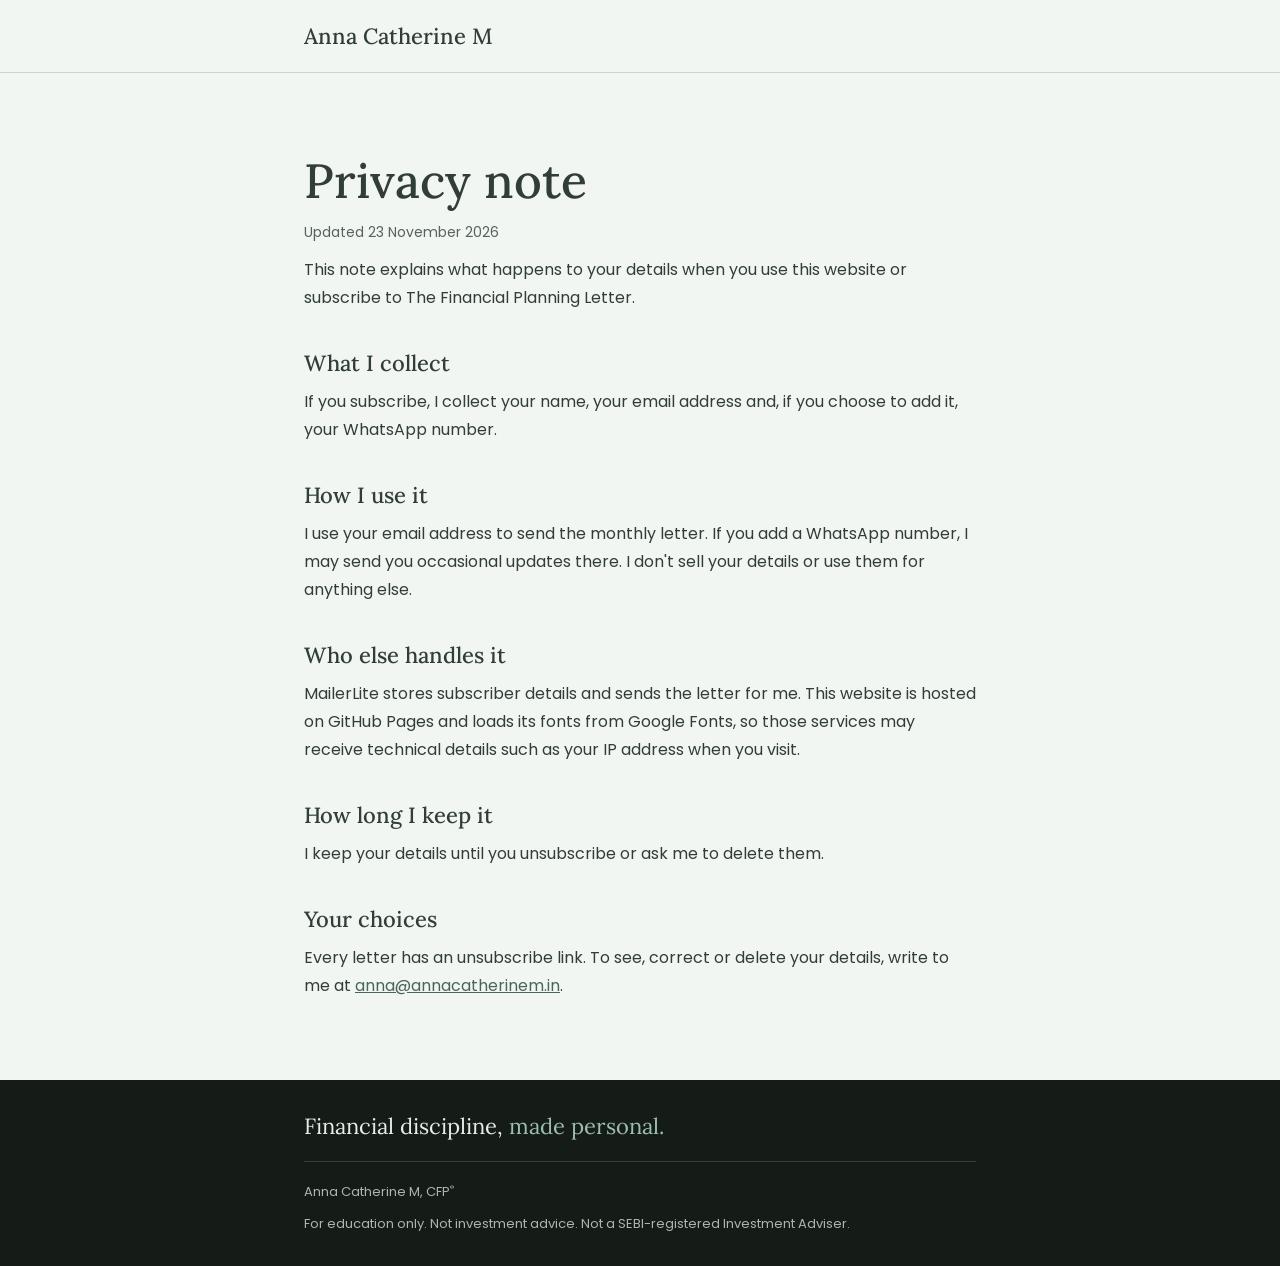
<file: privacy.html>
<!DOCTYPE html>
<html lang="en-IN">
<head>
<meta charset="utf-8">
<meta name="viewport" content="width=device-width, initial-scale=1">
<meta name="color-scheme" content="light only">
<meta name="theme-color" content="#F2F6F3">
<title>Privacy note | Anna Catherine M, CFP&reg;</title>
<meta name="description" content="What happens to your details when you use this website or subscribe to The Financial Planning Letter.">
<meta name="robots" content="noindex, follow">
<link rel="canonical" href="https://annacatherinem.in/privacy.html">
<link rel="preconnect" href="https://fonts.googleapis.com">
<link rel="preconnect" href="https://fonts.gstatic.com" crossorigin>
<link href="https://fonts.googleapis.com/css2?family=Lora:wght@400;500&family=Poppins:wght@400;500&display=swap" rel="stylesheet">
<style>
:root{color-scheme:light only;--bg:#F2F6F3;--text:#313E38;--muted:#56645D;--accent:#4A6659;--border:#C9D6CE;--forest:#151C18}
*{box-sizing:border-box}
body{margin:0;background:var(--bg);color:var(--text);font:400 16px/28px Poppins,system-ui,sans-serif}
a{color:var(--accent)}
a:hover{color:var(--text)}
sup{font-size:.6em;line-height:0}
.wrap{max-width:720px;margin:0 auto;padding-inline:clamp(16px,4vw,24px)}
header{border-bottom:1px solid var(--border)}
header .wrap{display:flex;align-items:center;min-height:72px}
.wordmark{font:500 22px/30px Lora,Georgia,serif;color:var(--text);text-decoration:none}
main{padding-block:clamp(48px,7vw,80px)}
h1,h2{font-family:Lora,Georgia,serif;font-weight:500;margin:0}
h1{font-size:clamp(36px,5vw,48px);line-height:1.15}
h2{font-size:22px;line-height:30px;margin-top:36px}
p{margin:10px 0 0}
.date{font-size:14px;color:var(--muted)}
footer{background:var(--forest);color:#A9B7B0}
footer .wrap{display:flex;flex-wrap:wrap;justify-content:space-between;gap:12px;padding-block:32px;font-size:13px;line-height:20px}
footer a{color:#E6EDE8}
footer .motto-sign{flex-basis:100%;margin:0 0 8px;padding-bottom:20px;border-bottom:1px solid rgba(157,189,178,.22);font:400 22px/1.3 Lora,Georgia,serif;color:#E6EDE8}
footer .motto-sign em{font-style:normal;color:#9DBDB2}
</style>
</head>
<body>
<header>
  <div class="wrap"><a class="wordmark" href="./">Anna Catherine M</a></div>
</header>
<main>
  <div class="wrap">
    <h1>Privacy note</h1>
    <p class="date">Updated 23 November 2026</p>
    <p>This note explains what happens to your details when you use this website or subscribe to The Financial Planning Letter.</p>

    <h2>What I collect</h2>
    <p>If you subscribe, I collect your name, your email address and, if you choose to add it, your WhatsApp number.</p>

    <h2>How I use it</h2>
    <p>I use your email address to send the monthly letter. If you add a WhatsApp number, I may send you occasional updates there. I don't sell your details or use them for anything else.</p>

    <h2>Who else handles it</h2>
    <p>MailerLite stores subscriber details and sends the letter for me. This website is hosted on GitHub Pages and loads its fonts from Google Fonts, so those services may receive technical details such as your IP address when you visit.</p>

    <h2>How long I keep it</h2>
    <p>I keep your details until you unsubscribe or ask me to delete them.</p>

    <h2>Your choices</h2>
    <p>Every letter has an unsubscribe link. To see, correct or delete your details, write to me at <a href="mailto:anna@annacatherinem.in">anna@annacatherinem.in</a>.</p>
  </div>
</main>
<footer>
  <div class="wrap">
    <p class="motto-sign">Financial discipline, <em>made personal.</em></p>
    <span>Anna Catherine M, CFP<sup>&reg;</sup></span>
    <span>For education only. Not investment advice. Not a SEBI-registered Investment Adviser.</span>
  </div>
</footer>
</body>
</html>
</file>
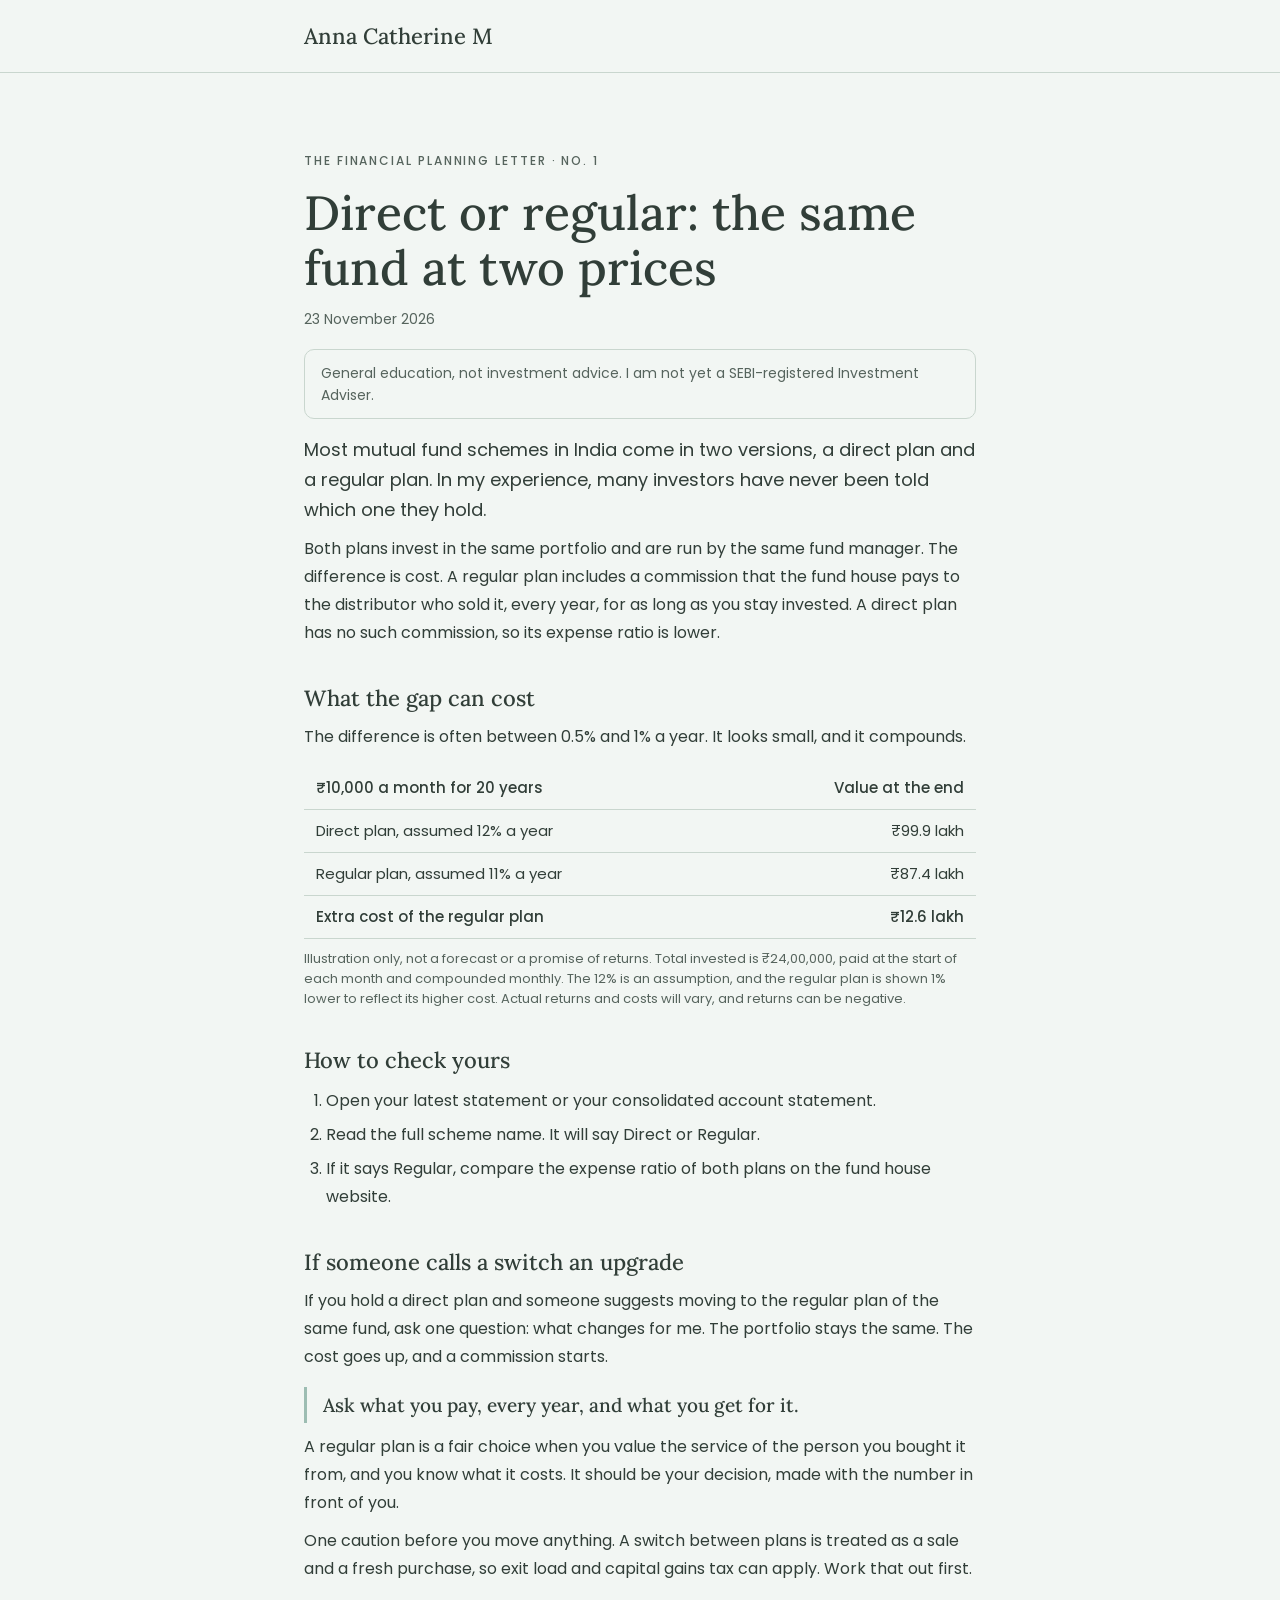
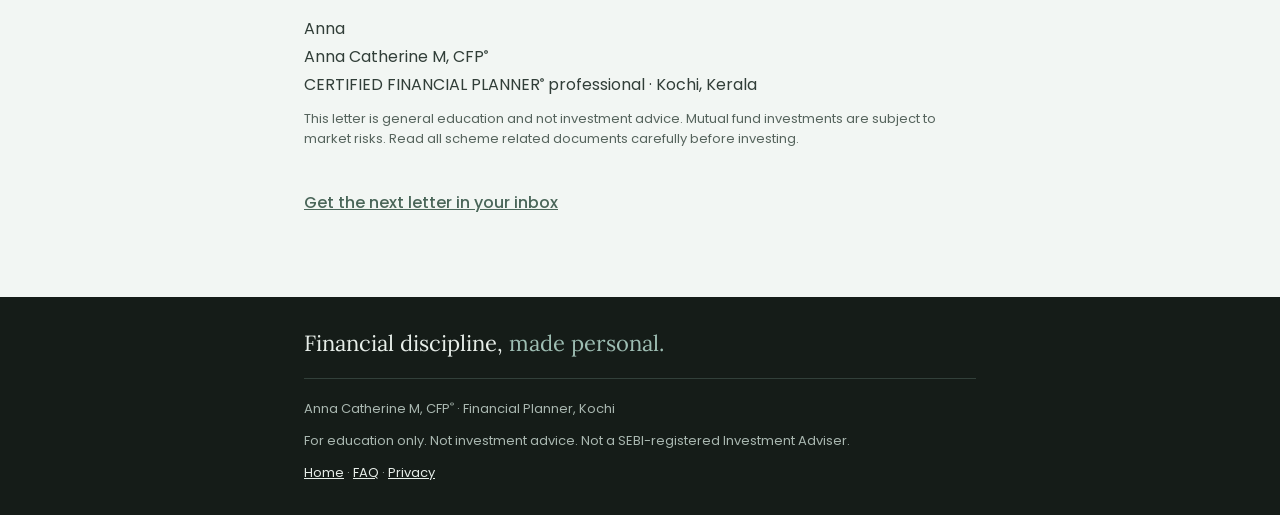
<file: notes/direct-or-regular.html>
<!DOCTYPE html>
<html lang="en-IN">
<head>
<meta charset="utf-8">
<meta name="viewport" content="width=device-width, initial-scale=1">
<meta name="color-scheme" content="light only">
<meta name="theme-color" content="#F2F6F3">
<title>Direct vs Regular Mutual Fund Plans: The Same Fund at Two Prices | Anna Catherine M, CFP&reg;</title>
<meta name="description" content="Direct and regular plans of a mutual fund hold the same portfolio at different costs. How the gap compounds, how to check which plan you hold, and what to know before switching.">
<meta name="robots" content="index, follow, max-image-preview:large">
<link rel="canonical" href="https://annacatherinem.in/notes/direct-or-regular.html">
<meta property="og:locale" content="en_IN">
<meta property="og:type" content="article">
<meta property="og:title" content="Direct or regular: the same fund at two prices">
<meta property="og:description" content="The same portfolio, the same fund manager, a different cost. How to check which plan you hold.">
<meta property="og:url" content="https://annacatherinem.in/notes/direct-or-regular.html">
<meta property="og:image" content="https://annacatherinem.in/preview-card.jpg?v=5">
<meta name="twitter:card" content="summary_large_image">
<link rel="preconnect" href="https://fonts.googleapis.com">
<link rel="preconnect" href="https://fonts.gstatic.com" crossorigin>
<link href="https://fonts.googleapis.com/css2?family=Lora:wght@400;500&family=Poppins:wght@400;500&display=swap" rel="stylesheet">
<script type="application/ld+json">
{
  "@context": "https://schema.org",
  "@type": "Article",
  "headline": "Direct or regular: the same fund at two prices",
  "datePublished": "2026-11-23",
  "dateModified": "2026-11-26",
  "inLanguage": "en-IN",
  "url": "https://annacatherinem.in/notes/direct-or-regular.html",
  "mainEntityOfPage": "https://annacatherinem.in/notes/direct-or-regular.html",
  "author": {
    "@type": "Person",
    "@id": "https://annacatherinem.in/#person",
    "name": "Anna Catherine M",
    "url": "https://annacatherinem.in/"
  },
  "isPartOf": {
    "@type": "CreativeWorkSeries",
    "name": "The Financial Planning Letter"
  },
  "image": "https://annacatherinem.in/preview-card.jpg?v=5"
}
</script>
<style>
:root{color-scheme:light only;--bg:#F2F6F3;--text:#313E38;--muted:#56645D;--accent:#4A6659;--border:#C9D6CE;--forest:#151C18}
*{box-sizing:border-box}
body{margin:0;background:var(--bg);color:var(--text);font:400 16px/28px Poppins,system-ui,sans-serif}
a{color:var(--accent)}
a:hover{color:var(--text)}
sup{font-size:.6em;line-height:0}
.wrap{max-width:720px;margin:0 auto;padding-inline:clamp(16px,4vw,24px)}
header{border-bottom:1px solid var(--border)}
header .wrap{display:flex;align-items:center;min-height:72px}
.wordmark{font:500 22px/30px Lora,Georgia,serif;color:var(--text);text-decoration:none}
main{padding-block:clamp(48px,7vw,80px)}
h1,h2{font-family:Lora,Georgia,serif;font-weight:500;margin:0}
h1{font-size:clamp(36px,5vw,48px);line-height:1.15}
h2{font-size:22px;line-height:30px;margin-top:36px}
p{margin:10px 0 0}
.date{font-size:14px;color:var(--muted)}
footer{background:var(--forest);color:#A9B7B0}
footer .wrap{display:flex;flex-wrap:wrap;justify-content:space-between;gap:12px;padding-block:32px;font-size:13px;line-height:20px}
footer a{color:#E6EDE8}
footer .motto-sign{flex-basis:100%;margin:0 0 8px;padding-bottom:20px;border-bottom:1px solid rgba(157,189,178,.22);font:400 22px/1.3 Lora,Georgia,serif;color:#E6EDE8}
footer .motto-sign em{font-style:normal;color:#9DBDB2}
.lede{font-size:18px;line-height:30px;margin-top:16px}
.note{margin-top:16px;padding:12px 16px;border:1px solid var(--border);border-radius:10px;font-size:14px;line-height:22px;color:var(--muted)}
.x-details{border-bottom:1px solid var(--border);padding-block:18px}
details:first-of-type{margin-top:32px;border-top:1px solid var(--border)}
summary{cursor:pointer;font:500 19px/28px Lora,Georgia,serif;list-style-position:inside}
summary:focus-visible{outline:2px solid var(--accent);outline-offset:4px}
details p{margin-top:10px}
.back{display:inline-block;margin-top:40px;font-weight:500}
.eyebrow{display:block;font-size:12px;line-height:16px;font-weight:500;letter-spacing:.16em;text-transform:uppercase;color:var(--muted);margin-bottom:16px}
h3{font:500 20px/28px Lora,Georgia,serif;margin:32px 0 0}
table{width:100%;border-collapse:collapse;margin-top:16px;font-size:15px;line-height:22px}
th,td{text-align:left;padding:10px 12px;border-bottom:1px solid var(--border);vertical-align:top}
th{font-weight:500}
td.num,th.num{text-align:right;white-space:nowrap}
tr.total td{font-weight:500}
.caption{font-size:13px;line-height:20px;color:var(--muted);margin-top:10px}
ol{padding-left:22px;margin:12px 0 0}
ol li{margin-top:6px}
blockquote{margin:16px 0 0;padding:4px 0 4px 16px;border-left:3px solid #9DBDB2;font:500 19px/28px Lora,Georgia,serif}
.sign{margin-top:32px}
</style>
</head>
<body>
<header>
  <div class="wrap"><a class="wordmark" href="../">Anna Catherine M</a></div>
</header>
<main>
  <article class="wrap">
    <span class="eyebrow">The Financial Planning Letter &middot; No. 1</span>
    <h1>Direct or regular: the same fund at two prices</h1>
    <p class="date">23 November 2026</p>
    <p class="note">General education, not investment advice. I am not yet a SEBI-registered Investment Adviser.</p>

    <p class="lede">Most mutual fund schemes in India come in two versions, a direct plan and a regular plan. In my experience, many investors have never been told which one they hold.</p>
    <p>Both plans invest in the same portfolio and are run by the same fund manager. The difference is cost. A regular plan includes a commission that the fund house pays to the distributor who sold it, every year, for as long as you stay invested. A direct plan has no such commission, so its expense ratio is lower.</p>

    <h2>What the gap can cost</h2>
    <p>The difference is often between 0.5% and 1% a year. It looks small, and it compounds.</p>
    <table>
      <thead><tr><th scope="col">&#8377;10,000 a month for 20 years</th><th scope="col" class="num">Value at the end</th></tr></thead>
      <tbody>
        <tr><td>Direct plan, assumed 12% a year</td><td class="num">&#8377;99.9 lakh</td></tr>
        <tr><td>Regular plan, assumed 11% a year</td><td class="num">&#8377;87.4 lakh</td></tr>
        <tr class="total"><td>Extra cost of the regular plan</td><td class="num">&#8377;12.6 lakh</td></tr>
      </tbody>
    </table>
    <p class="caption">Illustration only, not a forecast or a promise of returns. Total invested is &#8377;24,00,000, paid at the start of each month and compounded monthly. The 12% is an assumption, and the regular plan is shown 1% lower to reflect its higher cost. Actual returns and costs will vary, and returns can be negative.</p>

    <h2>How to check yours</h2>
    <ol>
      <li>Open your latest statement or your consolidated account statement.</li>
      <li>Read the full scheme name. It will say Direct or Regular.</li>
      <li>If it says Regular, compare the expense ratio of both plans on the fund house website.</li>
    </ol>

    <h2>If someone calls a switch an upgrade</h2>
    <p>If you hold a direct plan and someone suggests moving to the regular plan of the same fund, ask one question: what changes for me. The portfolio stays the same. The cost goes up, and a commission starts.</p>
    <blockquote>Ask what you pay, every year, and what you get for it.</blockquote>
    <p>A regular plan is a fair choice when you value the service of the person you bought it from, and you know what it costs. It should be your decision, made with the number in front of you.</p>
    <p>One caution before you move anything. A switch between plans is treated as a sale and a fresh purchase, so exit load and capital gains tax can apply. Work that out first.</p>

    <p class="sign">Anna<br>Anna Catherine M, CFP<sup>&reg;</sup><br>CERTIFIED FINANCIAL PLANNER<sup>&reg;</sup> professional &middot; Kochi, Kerala</p>

    <p class="caption">This letter is general education and not investment advice. Mutual fund investments are subject to market risks. Read all scheme related documents carefully before investing.</p>

    <a class="back" href="../#newsletter">Get the next letter in your inbox</a>
  </article>
</main>
<footer>
  <div class="wrap">
    <p class="motto-sign">Financial discipline, <em>made personal.</em></p>
    <span>Anna Catherine M, CFP<sup>&reg;</sup> &middot; Financial Planner, Kochi</span>
    <span>For education only. Not investment advice. Not a SEBI-registered Investment Adviser.</span>
    <span><a href="../">Home</a> &middot; <a href="../faq.html">FAQ</a> &middot; <a href="../privacy.html">Privacy</a></span>
  </div>
</footer>
</body>
</html>
</file>
